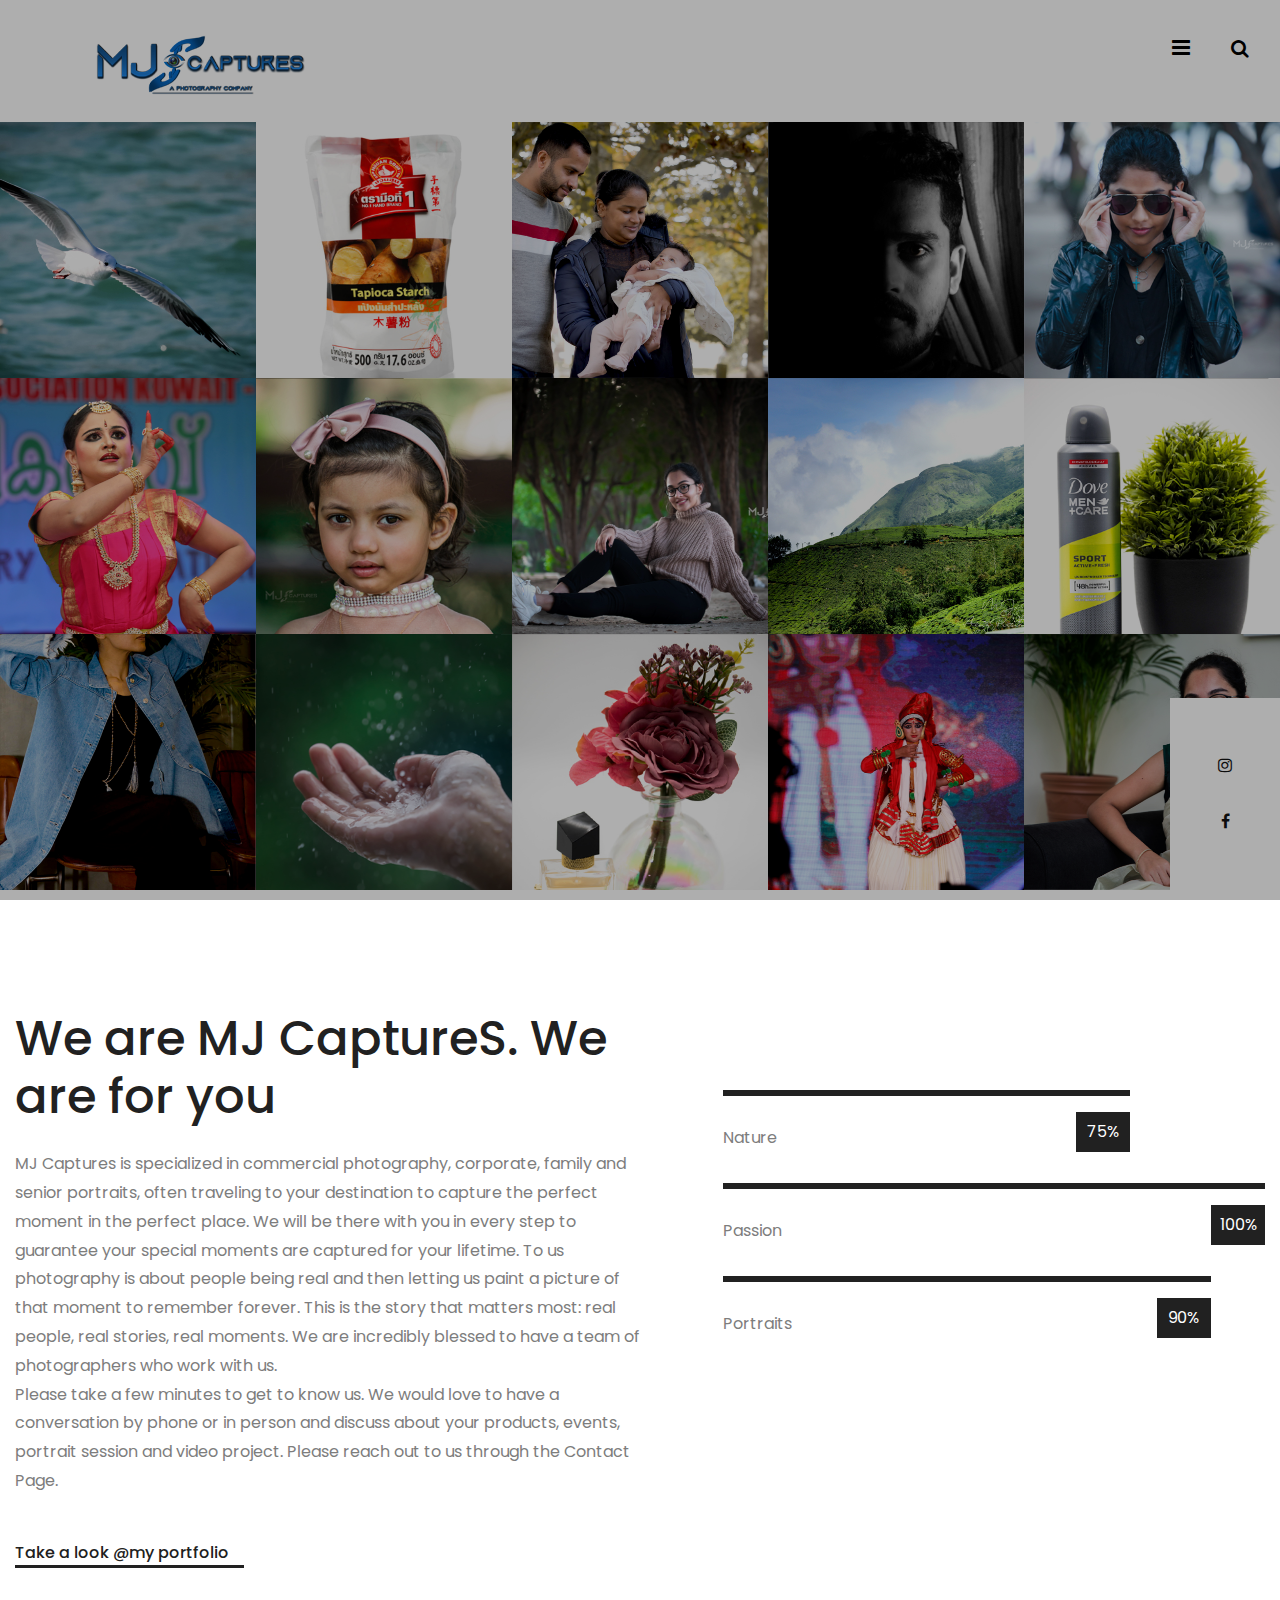
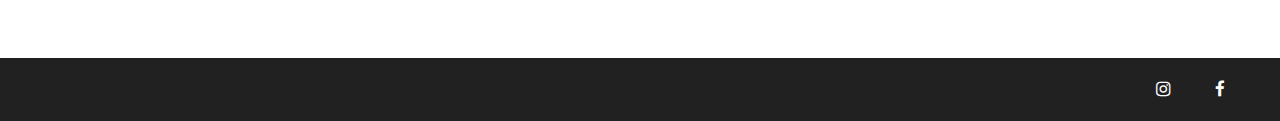
<file: index.html>
<!DOCTYPE html>
<html lang="zxx">
<head>
	<title>MJ Captures MJ</title>
	<meta charset="UTF-8">
	<meta name="description" content="Photographer html template">
	<meta name="keywords" content="photographer, html">
	<meta name="viewport" content="width=device-width, initial-scale=1.0">
	
	<!-- Favicon -->
	<link href="img/favicon.png" rel="shortcut icon"/>

	<!-- Google font -->
	<link href="https://fonts.googleapis.com/css?family=Poppins:300,300i,400,400i,500,500i,600,600i,700,700i&display=swap" rel="stylesheet">

	<!-- Stylesheets -->
	<link rel="stylesheet" href="css/bootstrap.min.css"/>
	<link rel="stylesheet" href="css/font-awesome.min.css"/>
	<link rel="stylesheet" href="css/magnific-popup.css"/>
	<link rel="stylesheet" href="css/slicknav.min.css"/>
	<link rel="stylesheet" href="css/owl.carousel.min.css"/>

	<!-- Main Stylesheets -->
	<link rel="stylesheet" href="css/style.css"/>


</head>
<body>
	<!-- Page Preloder -->
	<div id="preloder">
		<div class="loader"></div>
	</div>

	<!-- Header section  -->
	<header class="header-section">
		<a href="index.html" class="site-logo"><img src="img/logo.png" alt="logo"></a>
		<div class="header-controls">
			<button class="nav-switch-btn"><i class="fa fa-bars"></i></button>
			<button class="search-btn"><i class="fa fa-search"></i></button>
		</div>
		<ul class="main-menu">
			<li><a href="index.html">Home</a></li>
			<li><a href="about.html">About MJ </a></li>
			<li> <a href="portfolio-2.html">Portfolio</a></li>
			<li><a href="contact.html">Contact</a></li>
			<li class="search-mobile">
				<button class="search-btn"><i class="fa fa-search"></i></button>
			</li>
		</ul>
	</header>
	<div class="clearfix"></div>
	<!-- Header section end  -->

	<!-- Hero section  -->
	<div class="hero-section">
		<div class="hero-slider owl-carousel">
			<div class="hero-item portfolio-item set-bg" data-setbg="img/portfolio/1.jpg">
				<a href="Portfolio" class="hero-link">
					<h2>Take a look at my Portfolio</h2>
				</a>
			</div>
			<div class="hero-item portfolio-item set-bg" data-setbg="img/portfolio/2.jpg">
				<a href="portfolio.html" class="hero-link">
					<h2>Take a look at my Portfolio</h2>
				</a>
			</div>
			<div class="hero-item portfolio-item set-bg" data-setbg="img/portfolio/3.jpg">
				<a href="portfolio.html" class="hero-link">
					<h2>Take a look at my Portfolio</h2>
				</a>
			</div>
			<div class="hero-item portfolio-item set-bg" data-setbg="img/portfolio/4.jpg">
				<a href="portfolio.html" class="hero-link">
					<h2>Take a look at my Portfolio</h2>
				</a>
			</div>
			<div class="hero-item portfolio-item set-bg" data-setbg="img/portfolio/5.jpg">
				<a href="portfolio.html" class="hero-link">
					<h2>Take a look at my Portfolio</h2>
				</a>
			</div>
			<div class="hero-item portfolio-item set-bg" data-setbg="img/portfolio/6.jpg">
				<a href="portfolio.html" class="hero-link">
					<h2>Take a look at my Portfolio</h2>
				</a>
			</div>
			<div class="hero-item portfolio-item set-bg" data-setbg="img/portfolio/7.jpg">
				<a href="portfolio.html" class="hero-link">
					<h2>Take a look at my Portfolio</h2>
				</a>
			</div>
		</div>
		<div class="hero-slider owl-carousel">
			<div class="hero-item portfolio-item set-bg" data-setbg="img/portfolio/8.jpg">
				<a href="portfolio.html" class="hero-link">
					<h2>Take a look at my Portfolio</h2>
				</a>
			</div>
			<div class="hero-item portfolio-item set-bg" data-setbg="img/portfolio/9.jpg">
				<a href="portfolio.html" class="hero-link">
					<h2>Take a look at my Portfolio</h2>
				</a>
			</div>
			<div class="hero-item portfolio-item set-bg" data-setbg="img/portfolio/10.jpg">
				<a href="portfolio.html" class="hero-link">
					<h2>Take a look at my Portfolio</h2>
				</a></div>
			<div class="hero-item portfolio-item set-bg" data-setbg="img/portfolio/11.jpg">
				<a href="portfolio.html" class="hero-link">
					<h2>Take a look at my Portfolio</h2>
				</a>
			</div>
			<div class="hero-item portfolio-item set-bg" data-setbg="img/portfolio/12.jpg">
				<a href="portfolio.html" class="hero-link">
					<h2>Take a look at my Portfolio</h2>
				</a>
			</div>
			<div class="hero-item portfolio-item set-bg" data-setbg="img/portfolio/13.jpg">
				<a href="portfolio.html" class="hero-link">
					<h2>Take a look at my Portfolio</h2>
				</a>
			</div>
			<div class="hero-item portfolio-item set-bg" data-setbg="img/portfolio/14.jpg">
				<a href="portfolio.html" class="hero-link">
					<h2>Take a look at my Portfolio</h2>
				</a>
			</div>
		</div>
		<div class="hero-slider owl-carousel">
			<div class="hero-item portfolio-item set-bg" data-setbg="img/portfolio/15.jpg">
				<a href="portfolio.html" class="hero-link">
					<h2>Take a look at my Portfolio</h2>
				</a>
			</div>
			<div class="hero-item portfolio-item set-bg" data-setbg="img/portfolio/16.jpg">
				<a href="portfolio.html" class="hero-link">
					<h2>Take a look at my Portfolio</h2>
				</a>
			</div>
			<div class="hero-item portfolio-item set-bg" data-setbg="img/portfolio/17.jpg">
				<a href="portfolio.html" class="hero-link">
					<h2>Take a look at my Portfolio</h2>
				</a>
			</div>
			<div class="hero-item portfolio-item set-bg" data-setbg="img/portfolio/18.jpg">
				<a href="portfolio.html" class="hero-link">
					<h2>Take a look at my Portfolio</h2>
				</a>
			</div>
			<div class="hero-item portfolio-item set-bg" data-setbg="img/portfolio/19.jpg">
				<a href="portfolio.html" class="hero-link">
					<h2>Take a look at my Portfolio</h2>
				</a>
			</div>
			<div class="hero-item portfolio-item set-bg" data-setbg="img/portfolio/20.jpg">
				<a href="portfolio.html" class="hero-link">
					<h2>Take a look at my Portfolio</h2>
				</a>
			</div>
			<div class="hero-item portfolio-item set-bg" data-setbg="img/portfolio/21.jpg">
				<a href="portfolio.html" class="hero-link">
					<h2>Take a look at my Portfolio</h2>
				</a>
			</div>
		</div>
		<div class="hero-social-links">
			<a href="https://www.instagram.com/mjcapturesmj/"><i class="fa fa-instagram"></i></a>
			<a href="https://www.facebook.com/mjcapturesmj/?ref=pages_you_manage"><i class="fa fa-facebook"></i></a>
		</div>
	</div>
	<!-- Hero section end  -->
	
	<!-- Intro section   -->
	<section class="intro-section">
		<div class="intro-warp">
			<div class="container-fluid">
				<div class="row">
					<div class="col-xl-6 col-lg-7 p-0">
						<div class="intro-text">
							<h2>We are MJ CaptureS. We are for you</h2>
							<p>MJ Captures is specialized in commercial photography, corporate, family and senior portraits, often traveling to your destination to capture the perfect moment in the perfect place. We will be there with you in every step to guarantee your special moments are captured for your lifetime. To us photography is about people being real and then letting us paint a picture of that moment to remember forever. This is the story that matters most: real people, real stories, real moments. We are incredibly blessed to have a team of photographers who work with us. <br>Please take a few minutes to get to know us. We would love to have a conversation by phone or in person and discuss about your products, events, portrait session and video project. Please reach out to us through the Contact Page.</p>
							<a href="portfolio.html" class="sp-link">Take a look @my portfolio</a>
						</div>
					</div>
					<div class="col-xl-6 col-lg-5 p-0">
						<div class="skill-warp">
							<div class="single-progress-item">
								<div class="progress-bar-style" data-progress="75"></div>
								<p>Nature</p>
							</div>
							<div class="single-progress-item">
								<div class="progress-bar-style" data-progress="100"></div>
								<p>Passion</p>
							</div>
							<div class="single-progress-item">
								<div class="progress-bar-style" data-progress="90"></div>
								<p>Portraits</p>
							</div>
						</div>
					</div>
				</div>
			</div>
		</div>
	</section>
	<!-- Intro section end  -->
	
	<!-- Footer section   -->
	<footer class="footer-section">
		<div class="container-fluid">
			<div class="row">
				<div class="col-md-6 order-1 order-md-2">
					<div class="footer-social-links">
						<a href="https://www.instagram.com/mjcapturesmj" target="_blank"><i class="fa fa-instagram"></i></a>
						<a href="https://www.facebook.com/mjcapturesmj/?ref=pages_you_manage" target="_blank"><i class="fa fa-facebook"></i></a>

					</div>
				</div>
				<div class="col-md-6 order-2 order-md-1">
					
				</div>
			</div>
		</div>
	</footer>
	<!-- Footer section end  -->

	<!-- Search model -->
	<div class="search-model">
		<div class="h-100 d-flex align-items-center justify-content-center">
			<div class="search-close-switch">+</div>
			<form class="search-model-form">
				<input type="text" id="search-input" placeholder="Search here.....">
			</form>
		</div>
	</div>
	<!-- Search model end -->

	<!--====== Javascripts & Jquery ======-->
	<script src="js/jquery-3.2.1.min.js"></script>
	<script src="js/bootstrap.min.js"></script>
	<script src="js/jquery.slicknav.min.js"></script>
	<script src="js/owl.carousel.min.js"></script>
	<script src="js/jquery.magnific-popup.min.js"></script>
	<script src="js/circle-progress.min.js"></script>
	<script src="js/mixitup.min.js"></script>
	<script src="js/instafeed.min.js"></script>
	<script src="js/masonry.pkgd.min.js"></script>
	<script src="js/main.js"></script>

	</body>
</html>
</file>
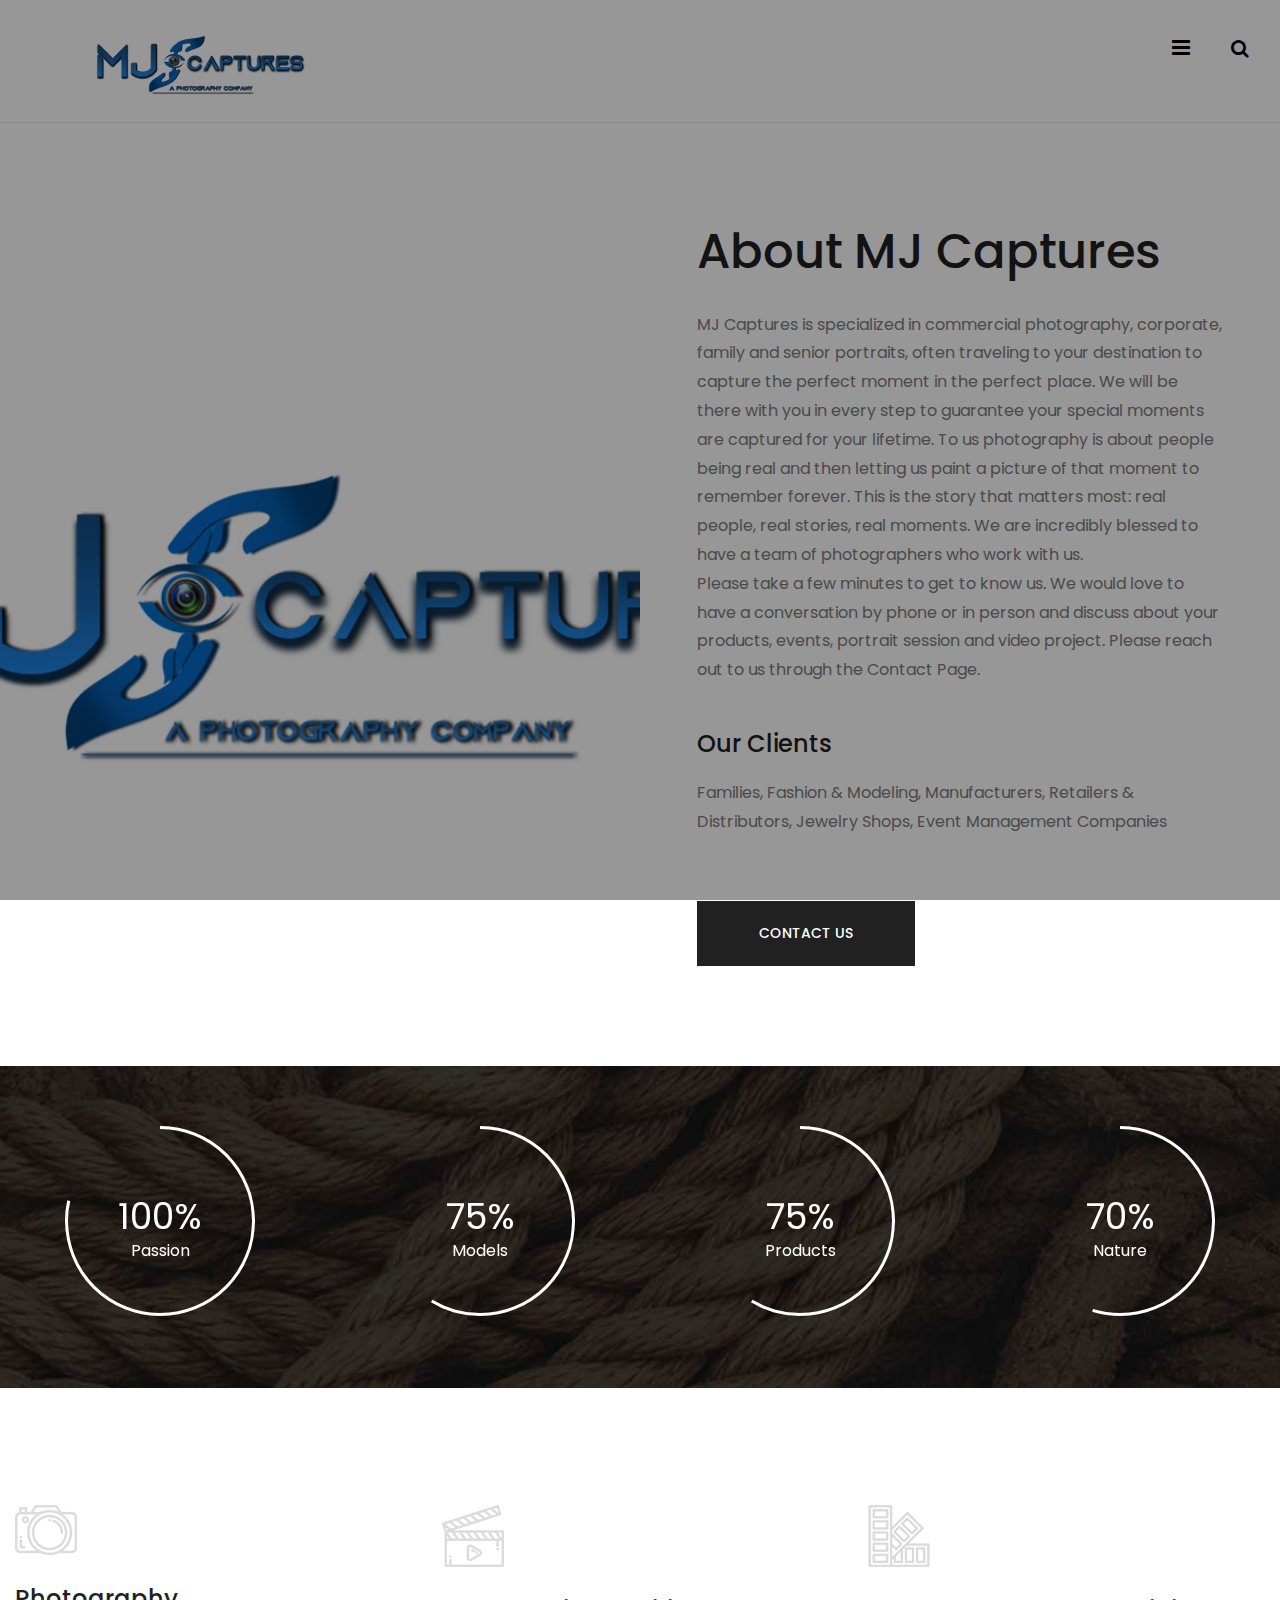
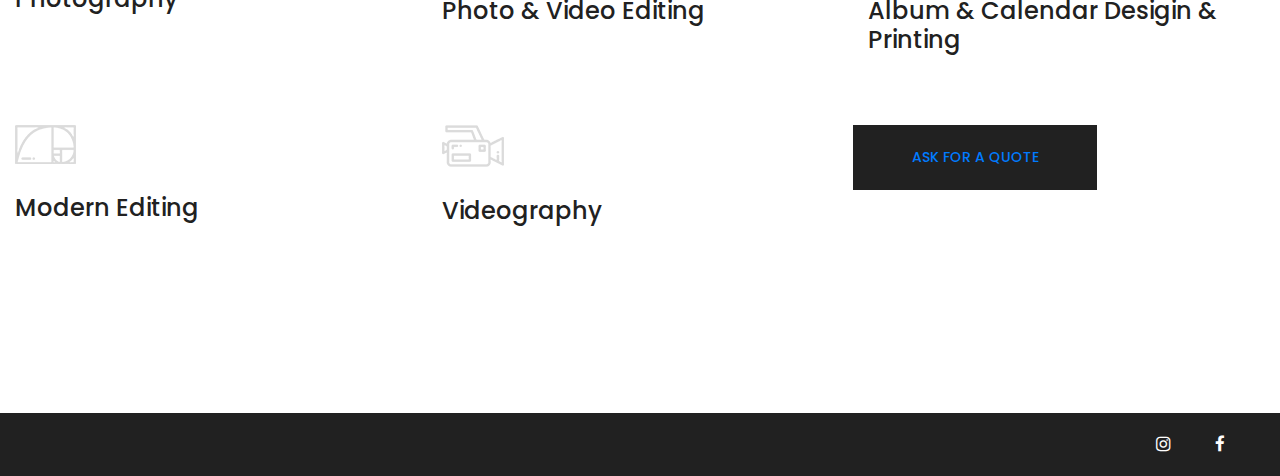
<file: about.html>
<!DOCTYPE html>
<html lang="zxx">
<head>
	<title>Photographer | HTML Template</title>
	<meta charset="UTF-8">
	<meta name="description" content="Photographer html template">
	<meta name="keywords" content="photographer, html">
	<meta name="viewport" content="width=device-width, initial-scale=1.0">
	
	<!-- Favicon -->
	<link href="img/favicon.png" rel="shortcut icon"/>

	<!-- Google font -->
	<link href="https://fonts.googleapis.com/css?family=Poppins:300,300i,400,400i,500,500i,600,600i,700,700i&display=swap" rel="stylesheet">

	<!-- Stylesheets -->
	<link rel="stylesheet" href="css/bootstrap.min.css"/>
	<link rel="stylesheet" href="css/font-awesome.min.css"/>
	<link rel="stylesheet" href="css/magnific-popup.css"/>
	<link rel="stylesheet" href="css/slicknav.min.css"/>
	<link rel="stylesheet" href="css/owl.carousel.min.css"/>

	<!-- Main Stylesheets -->
	<link rel="stylesheet" href="css/style.css"/>


	<!--[if lt IE 9]>
		<script src="https://oss.maxcdn.com/html5shiv/3.7.2/html5shiv.min.js"></script>
		<script src="https://oss.maxcdn.com/respond/1.4.2/respond.min.js"></script>
	<![endif]-->

</head>
<body>
	<!-- Page Preloder -->
	<div id="preloder">
		<div class="loader"></div>
	</div>

	<!-- Header section  -->
	<header class="header-section hs-bd">
		<a href="index.html" class="site-logo"><img src="img/logo.png" alt="logo"></a>
		<div class="header-controls">
			<button class="nav-switch-btn"><i class="fa fa-bars"></i></button>
			<button class="search-btn"><i class="fa fa-search"></i></button>
		</div>
		<ul class="main-menu">
			<li><a href="index.html">Home</a></li>
			<li><a href="about.html">About MJ </a></li>
			<li> <a href="portfolio-2.html">Portfolio</a></li>
			<li><a href="contact.html">Contact</a></li>
			<li class="search-mobile">
				<button class="search-btn"><i class="fa fa-search"></i></button>
			</li>
		</ul>
	</header>
	<div class="clearfix"></div>
	<!-- Header section end  -->

	<!-- About section  -->
	<section class="about-section">
		<div class="container-fluid">
			<div class="row">
				<div class="col-lg-6 p-0">
					<div class="about-bg set-bg" data-setbg="img/about.jpg"></div>
				</div>
				<div class="col-lg-6 p-0">
					<div class="about-text">
						<h2>About MJ Captures</h2>
						<p>MJ Captures is specialized in commercial photography, corporate, family and senior portraits, often traveling to your destination to capture the perfect moment in the perfect place. We will be there with you in every step to guarantee your special moments are captured for your lifetime. To us photography is about people being real and then letting us paint a picture of that moment to remember forever. This is the story that matters most: real people, real stories, real moments. We are incredibly blessed to have a team of photographers who work with us. <br>Please take a few minutes to get to know us. We would love to have a conversation by phone or in person and discuss about your products, events, portrait session and video project. Please reach out to us through the Contact Page.</p>
						<h4>Our Clients</h4>
						<p>Families, Fashion & Modeling, Manufacturers, Retailers & Distributors, Jewelry Shops, Event Management Companies</p>
						
						<a href="contact.html" class="site-btn">contact us</a>
					</div>
				</div>
			</div>
		</div>
	</section>
	<!-- About section end  -->
	
	<!-- Skills section  -->
	<div class="skill-section set-bg" data-setbg="img/skills-bg.jpg">
		<div class="container-fluid">
			<div class="row">
				<div class="col-lg-3 col-sm-6">
					<div class="circle-progress text-white" data-cptitle="Passion" data-cpid="id-1" data-cpvalue="100" data-cpcolor="#ffffff"></div>
				</div>
				<div class="col-lg-3 col-sm-6">
					<div class="circle-progress text-white" data-cptitle="Models" data-cpid="id-2" data-cpvalue="75" data-cpcolor="#ffffff"></div>
				</div>
				<div class="col-lg-3 col-sm-6">
					<div class="circle-progress text-white" data-cptitle="Products" data-cpid="id-3" data-cpvalue="75" data-cpcolor="#ffffff"></div>
				</div>
				<div class="col-lg-3 col-sm-6">
					<div class="circle-progress text-white" data-cptitle="Nature" data-cpid="id-4" data-cpvalue="70" data-cpcolor="#ffffff"></div>
				</div>
			</div>
		</div>
	</div>
	<!-- Skills section end  -->
	
	<!-- Services section  -->
	<section class="services-section">
		<div class="container-fluid">
			<div class="row">
				<div class="col-lg-4 col-md-6">
					<div class="services-item">
						<img src="img/icons/1.png" alt="">
						<h4>Photography</h4>
						</div>
				</div>
				<div class="col-lg-4 col-md-6">
					<div class="services-item">
						<img src="img/icons/2.png" alt="">
						<h4>Photo & Video Editing</h4>
						</div>
				</div>
				<div class="col-lg-4 col-md-6">
					<div class="services-item">
						<img src="img/icons/3.png" alt="">
						<h4>Album & Calendar Desigin & Printing</h4>
						</div>
				</div>
				<div class="col-lg-4 col-md-6">
					<div class="services-item">
						<img src="img/icons/4.png" alt="">
						<h4>Modern Editing</h4>
						</div>
				</div>
				<div class="col-lg-4 col-md-6">
					<div class="services-item">
						<img src="img/icons/5.png" alt="">
						<h4>Videography</h4>
						</div>
			</div>
			<div class="text-center">
				<div class="site-btn"><a href="contact.html">Ask for a Quote</a></div>
			</div>
		</div>
	</section>
	<!-- Services section end  -->

	
	
	
	<!-- Footer section   -->
	<footer class="footer-section">
		<div class="container-fluid">
			<div class="row">
				<div class="col-md-6 order-1 order-md-2">
					<div class="footer-social-links">
						<a href="https://www.instagram.com/mjcapturesmj" target="_blank"><i class="fa fa-instagram"></i></a>
						<a href="https://www.facebook.com/mjcapturesmj/?ref=pages_you_manage" target="_blank"><i class="fa fa-facebook"></i></a>
						
					</div>
				</div>
				<div class="col-md-6 order-2 order-md-1">
					
				</div>
			</div>
		</div>
	</footer>
	<!-- Footer section end  -->

	<!-- Search model -->
	<div class="search-model">
		<div class="h-100 d-flex align-items-center justify-content-center">
			<div class="search-close-switch">+</div>
			<form class="search-model-form">
				<input type="text" id="search-input" placeholder="Search here.....">
			</form>
		</div>
	</div>
	<!-- Search model end -->

	<!--====== Javascripts & Jquery ======-->
	<script src="js/jquery-3.2.1.min.js"></script>
	<script src="js/bootstrap.min.js"></script>
	<script src="js/jquery.slicknav.min.js"></script>
	<script src="js/owl.carousel.min.js"></script>
	<script src="js/jquery.magnific-popup.min.js"></script>
	<script src="js/circle-progress.min.js"></script>
	<script src="js/mixitup.min.js"></script>
	<script src="js/instafeed.min.js"></script>
	<script src="js/masonry.pkgd.min.js"></script>
	<script src="js/main.js"></script>

	</body>
</html>
</file>
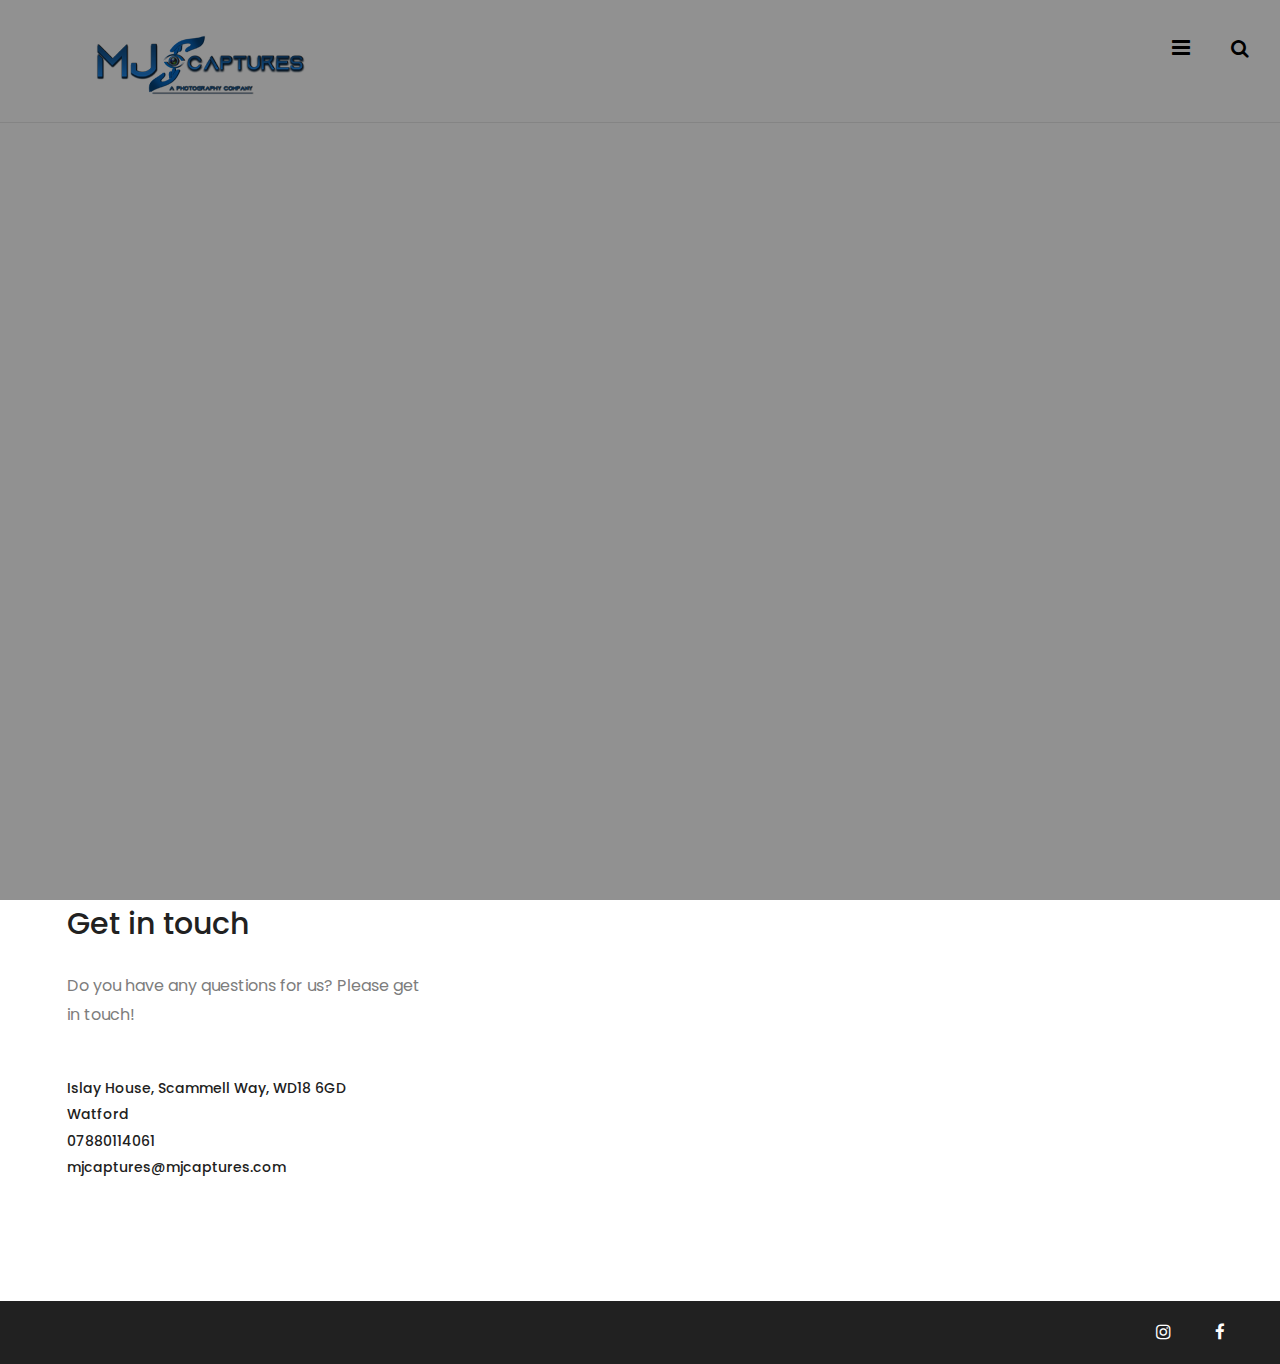
<file: contact.html>
<!DOCTYPE html>
<html lang="zxx">
<head>
	<title>Photographer | HTML Template</title>
	<meta charset="UTF-8">
	<meta name="description" content="Photographer html template">
	<meta name="keywords" content="photographer, html">
	<meta name="viewport" content="width=device-width, initial-scale=1.0">
	
	<!-- Favicon -->
	<link href="img/favicon.png" rel="shortcut icon"/>

	<!-- Google font -->
	<link href="https://fonts.googleapis.com/css?family=Poppins:300,300i,400,400i,500,500i,600,600i,700,700i&display=swap" rel="stylesheet">

	<!-- Stylesheets -->
	<link rel="stylesheet" href="css/bootstrap.min.css"/>
	<link rel="stylesheet" href="css/font-awesome.min.css"/>
	<link rel="stylesheet" href="css/magnific-popup.css"/>
	<link rel="stylesheet" href="css/slicknav.min.css"/>
	<link rel="stylesheet" href="css/owl.carousel.min.css"/>

	<!-- Main Stylesheets -->
	<link rel="stylesheet" href="css/style.css"/>


	<!--[if lt IE 9]>
		<script src="https://oss.maxcdn.com/html5shiv/3.7.2/html5shiv.min.js"></script>
		<script src="https://oss.maxcdn.com/respond/1.4.2/respond.min.js"></script>
	<![endif]-->

</head>
<body>
	<!-- Page Preloder -->
	<div id="preloder">
		<div class="loader"></div>
	</div>

	<!-- Header section  -->
	<header class="header-section hs-bd">
		<a href="index.html" class="site-logo"><img src="img/logo.png" alt="logo"></a>
		<div class="header-controls">
			<button class="nav-switch-btn"><i class="fa fa-bars"></i></button>
			<button class="search-btn"><i class="fa fa-search"></i></button>
		</div>
		<ul class="main-menu">
			<li><a href="index.html">Home</a></li>
			<li><a href="about.html">About MJ </a></li>
			<li> <a href="portfolio-2.html">Portfolio</a></li>
			<li><a href="contact.html">Contact</a></li>
			<li class="search-mobile">
				<button class="search-btn"><i class="fa fa-search"></i></button>
			</li>
		</ul>
	</header>
	<div class="clearfix"></div>
	<!-- Header section end  -->

	<!-- Google Map -->
	<div class="map">
		<iframe src="https://www.google.com/maps/embed?pb=!1m18!1m12!1m3!1d1648.5707228748017!2d-0.41625747762403187!3d51.64717678976636!2m3!1f0!2f0!3f0!3m2!1i1024!2i768!4f13.1!3m3!1m2!1s0x0%3A0x1566983ad4c56b27!2sMJ%20Captures!5e1!3m2!1sen!2suk!4v1635266100521!5m2!1sen!2suk" width="600" height="450" style="border:0;" allowfullscreen="" loading="lazy"></iframe>
	</div>
	<!-- Google Map end -->

	<!-- Contact section  -->
	<section class="contact-section">
		<div class="container">
			<div class="row">
				<div class="col-lg-4">
					<div class="contact-text">
						<h3>Get in touch</h3>
						<p>Do you have any questions for us? Please get in touch!</p>
						<ul>
							<li>Islay House, Scammell Way, WD18 6GD <br>Watford</li>
							<li>07880114061</li>
							<li>mjcaptures@mjcaptures.com</li>
						</ul>
					</div>
				</div>
				
			</div>
		</div>
	</section>
	<!-- Contact section end  -->

		
	<!-- Footer section   -->
	<footer class="footer-section">
		<div class="container-fluid">
			<div class="row">
				<div class="col-md-6 order-1 order-md-2">
					<div class="footer-social-links">
						<a href="https://www.instagram.com/mjcapturesmj" target="_blank"><i class="fa fa-instagram"></i></a>
						<a href="https://www.facebook.com/mjcapturesmj/?ref=pages_you_manage" target="_blank"><i class="fa fa-facebook"></i></a>
					</div>
				</div>
				<div class="col-md-6 order-2 order-md-1">
						
				</div>
			</div>
		</div>
	</footer>
	<!-- Footer section end  -->

	<!-- Search model -->
	<div class="search-model">
		<div class="h-100 d-flex align-items-center justify-content-center">
			<div class="search-close-switch">+</div>
			<form class="search-model-form">
				<input type="text" id="search-input" placeholder="Search here.....">
			</form>
		</div>
	</div>
	<!-- Search model end -->

	<!--====== Javascripts & Jquery ======-->
	<script src="js/jquery-3.2.1.min.js"></script>
	<script src="js/bootstrap.min.js"></script>
	<script src="js/jquery.slicknav.min.js"></script>
	<script src="js/owl.carousel.min.js"></script>
	<script src="js/jquery.magnific-popup.min.js"></script>
	<script src="js/circle-progress.min.js"></script>
	<script src="js/mixitup.min.js"></script>
	<script src="js/instafeed.min.js"></script>
	<script src="js/masonry.pkgd.min.js"></script>
	<script src="js/main.js"></script>

	</body>
</html>
</file>
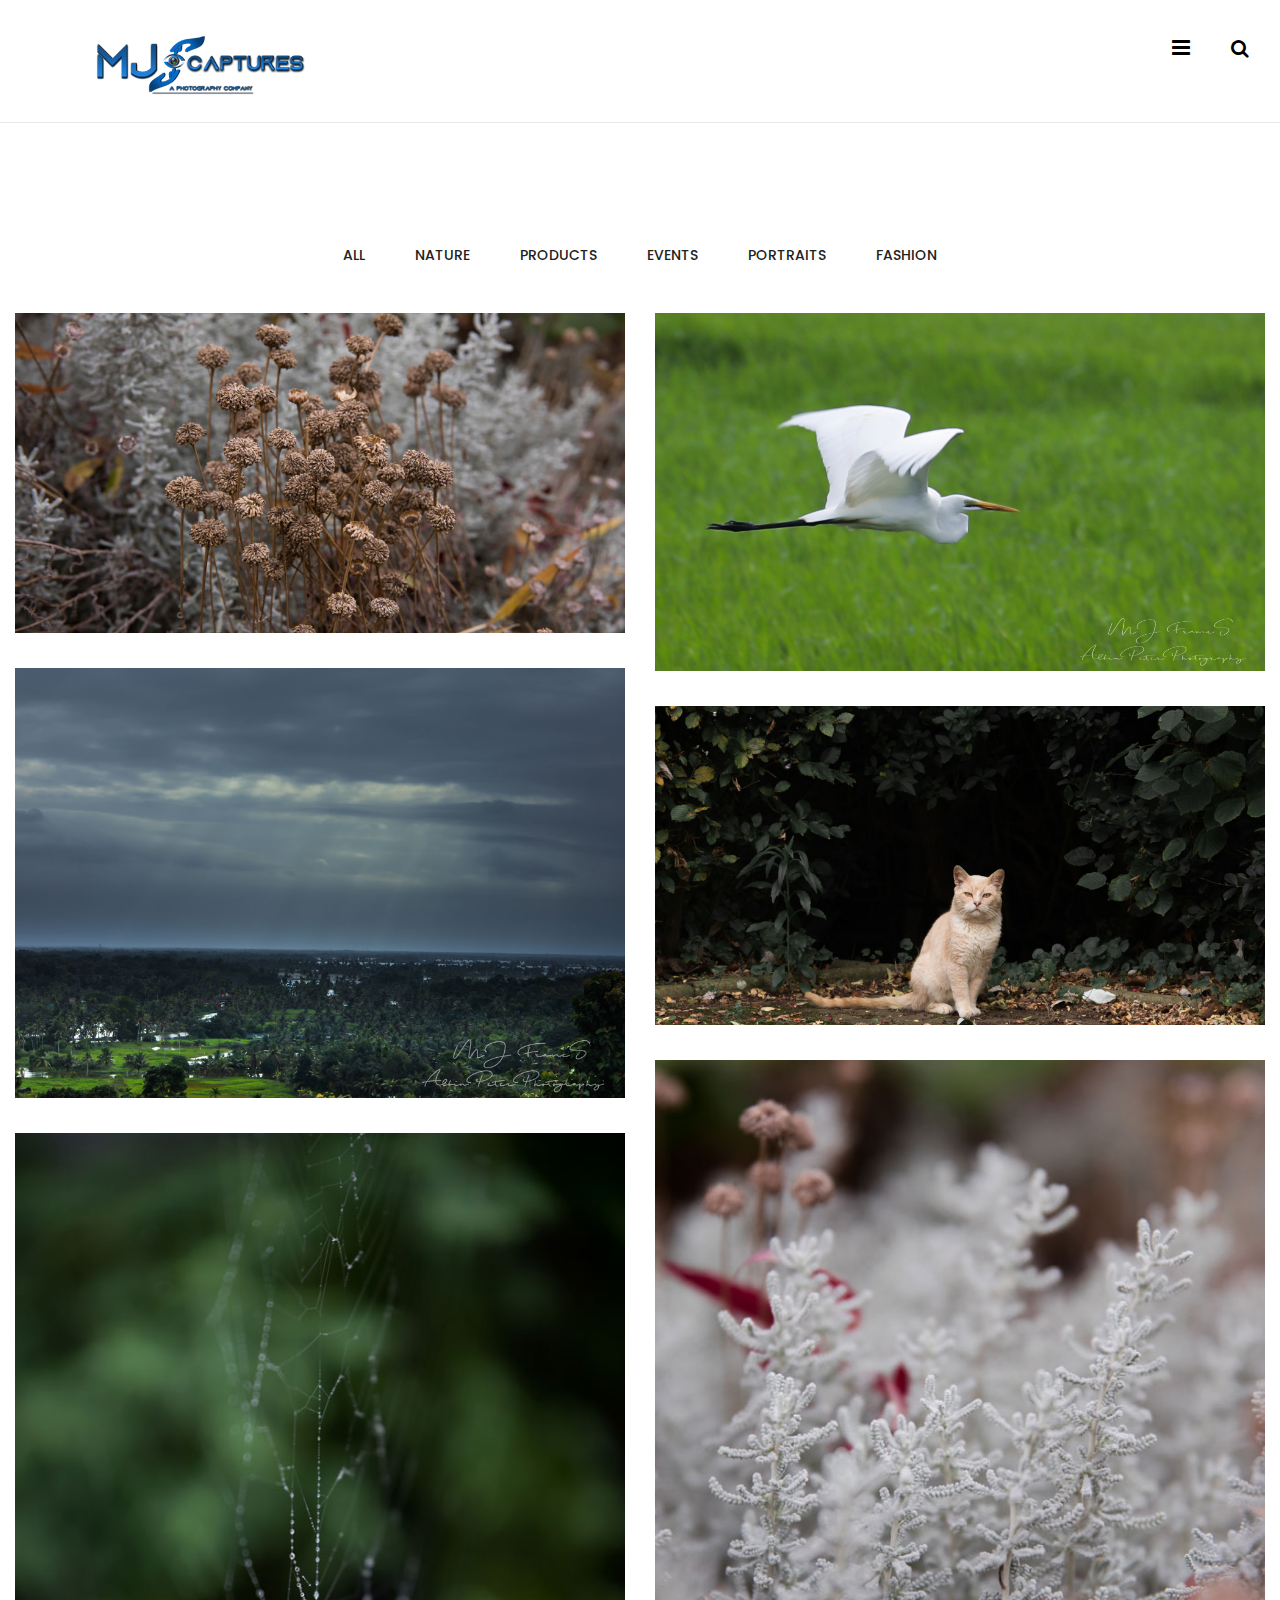
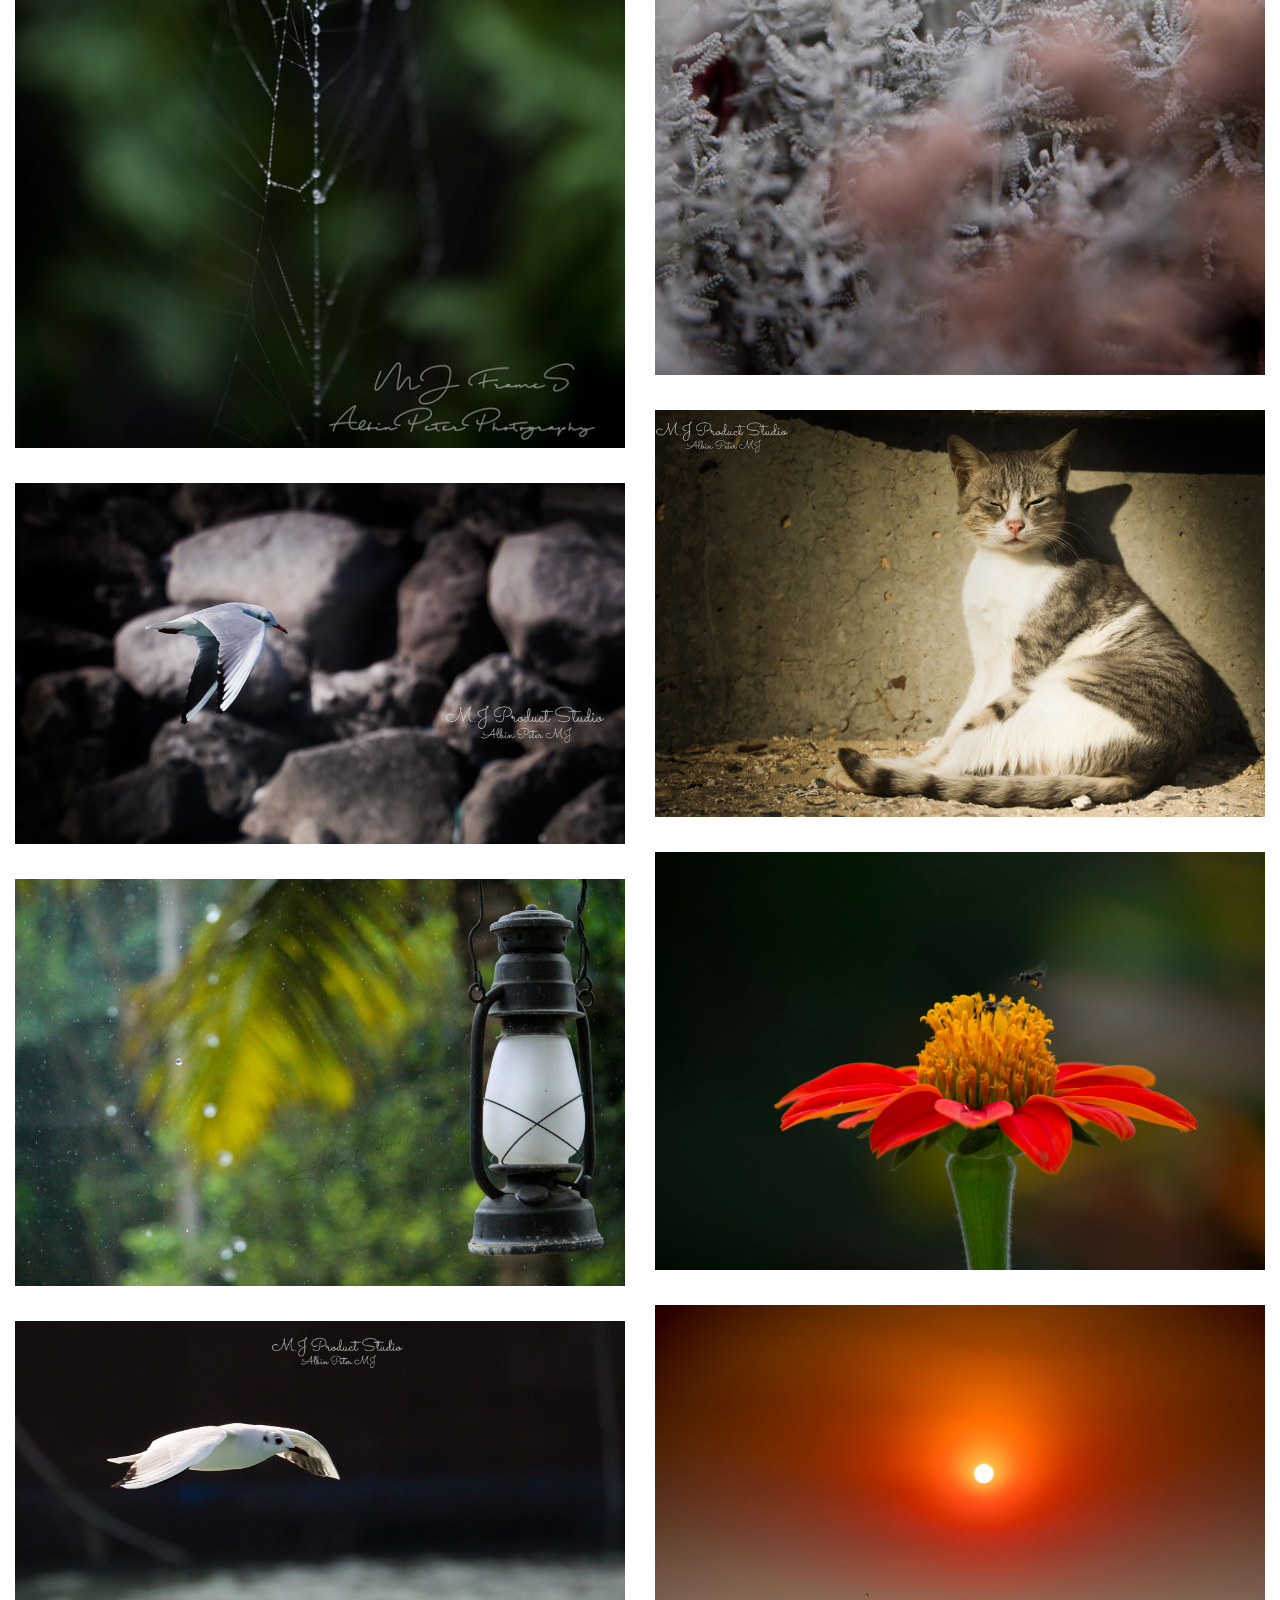
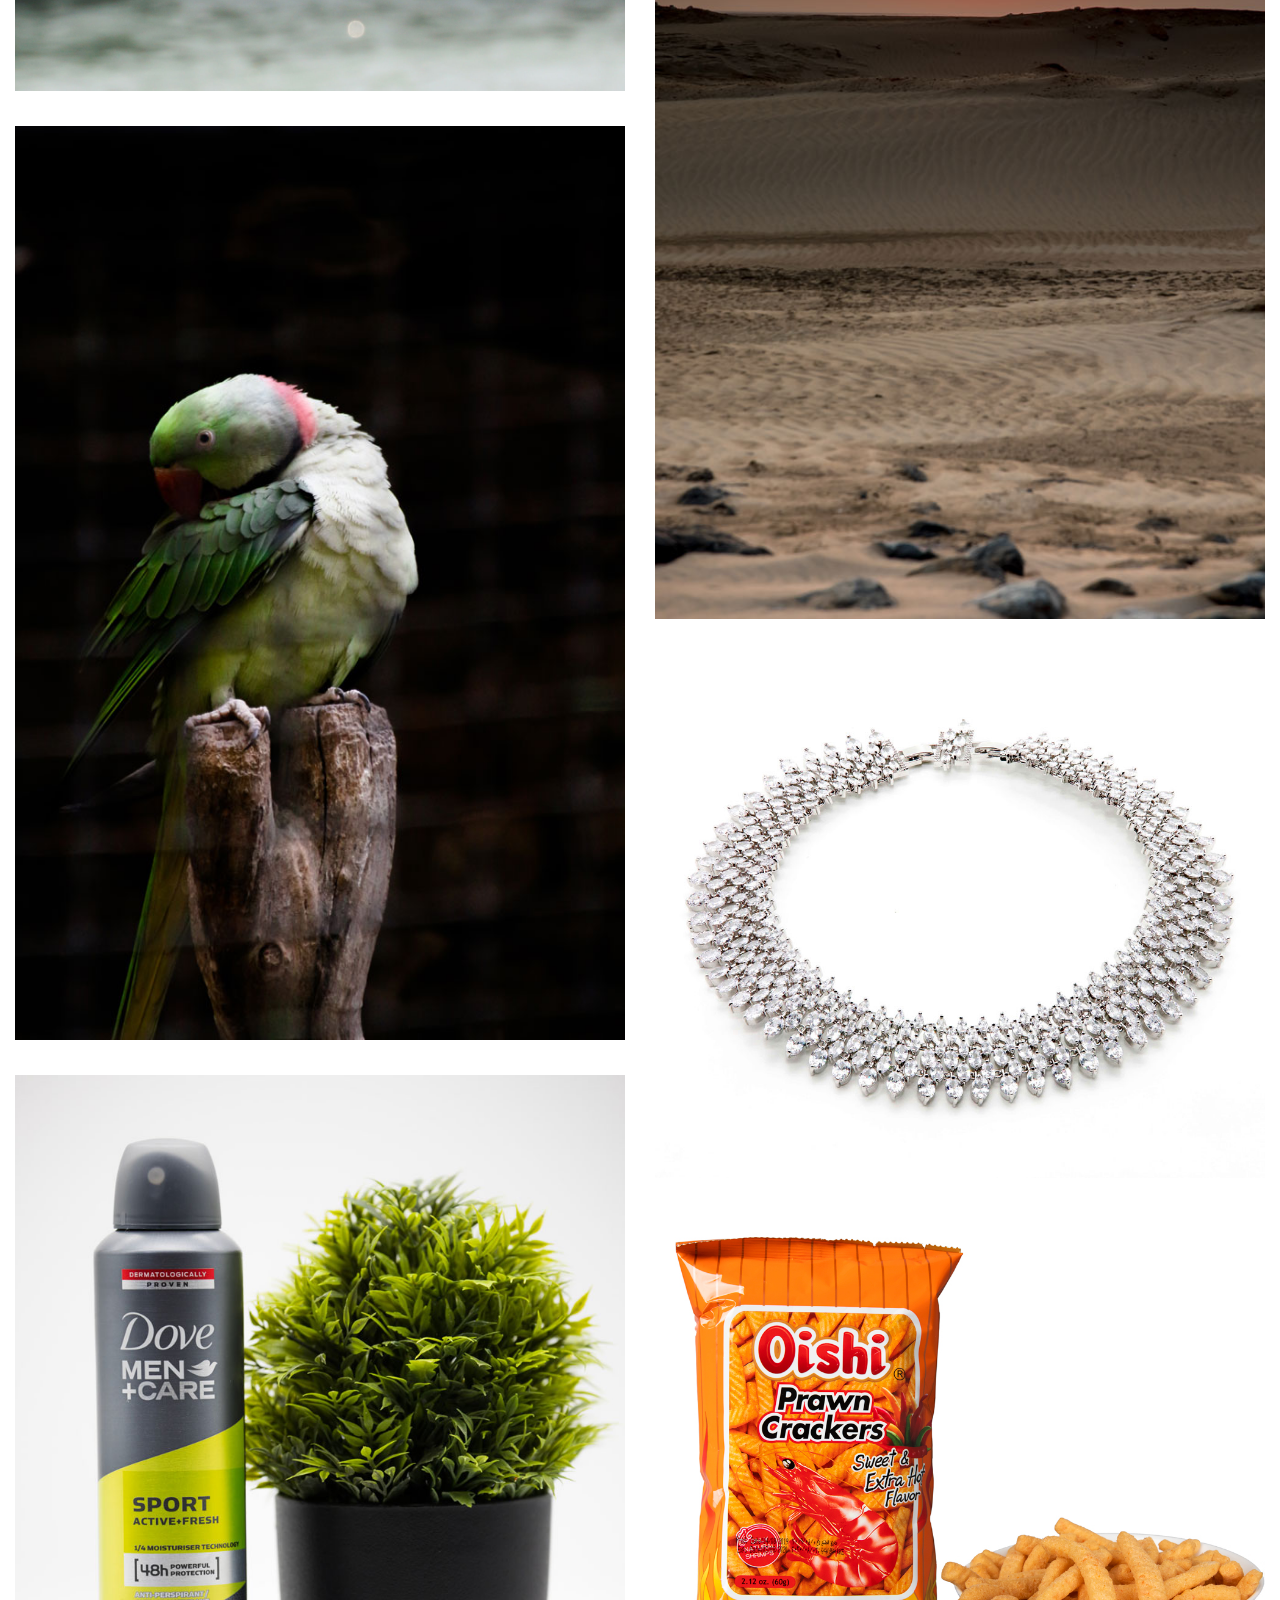
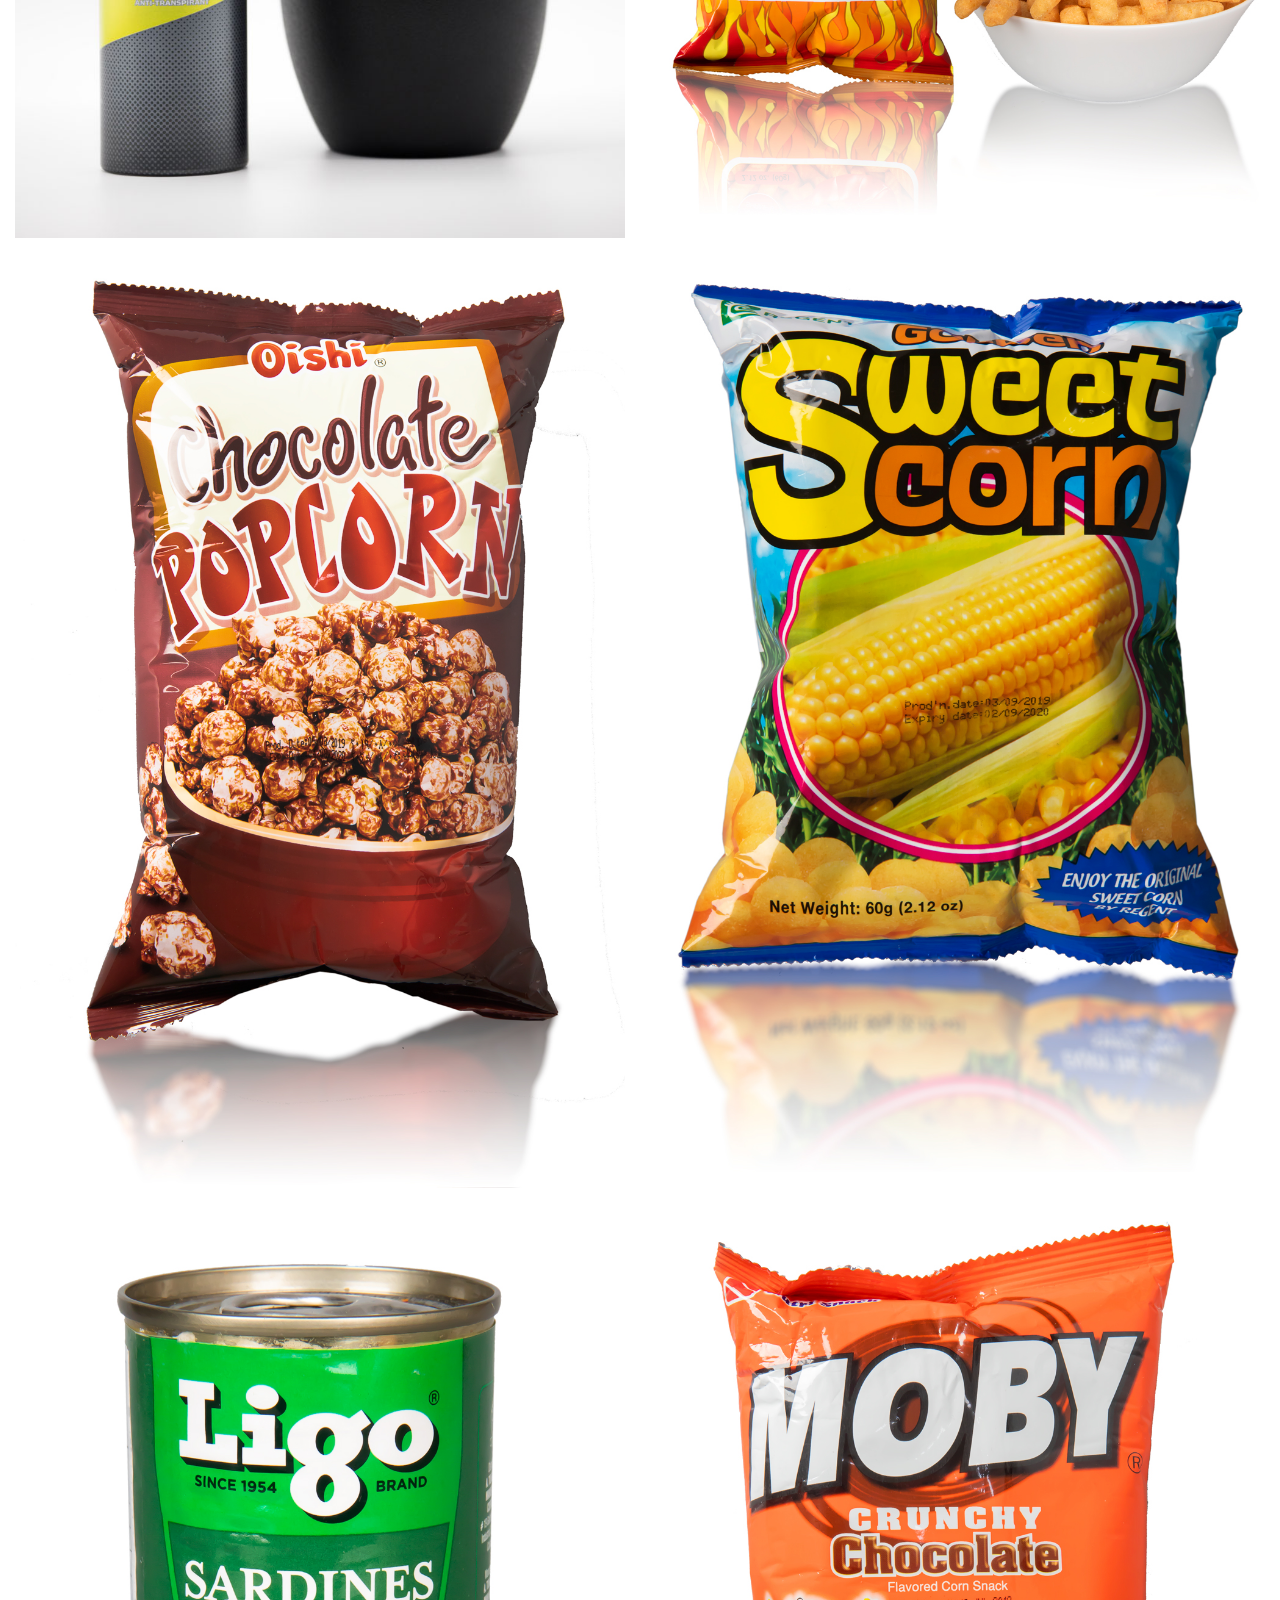
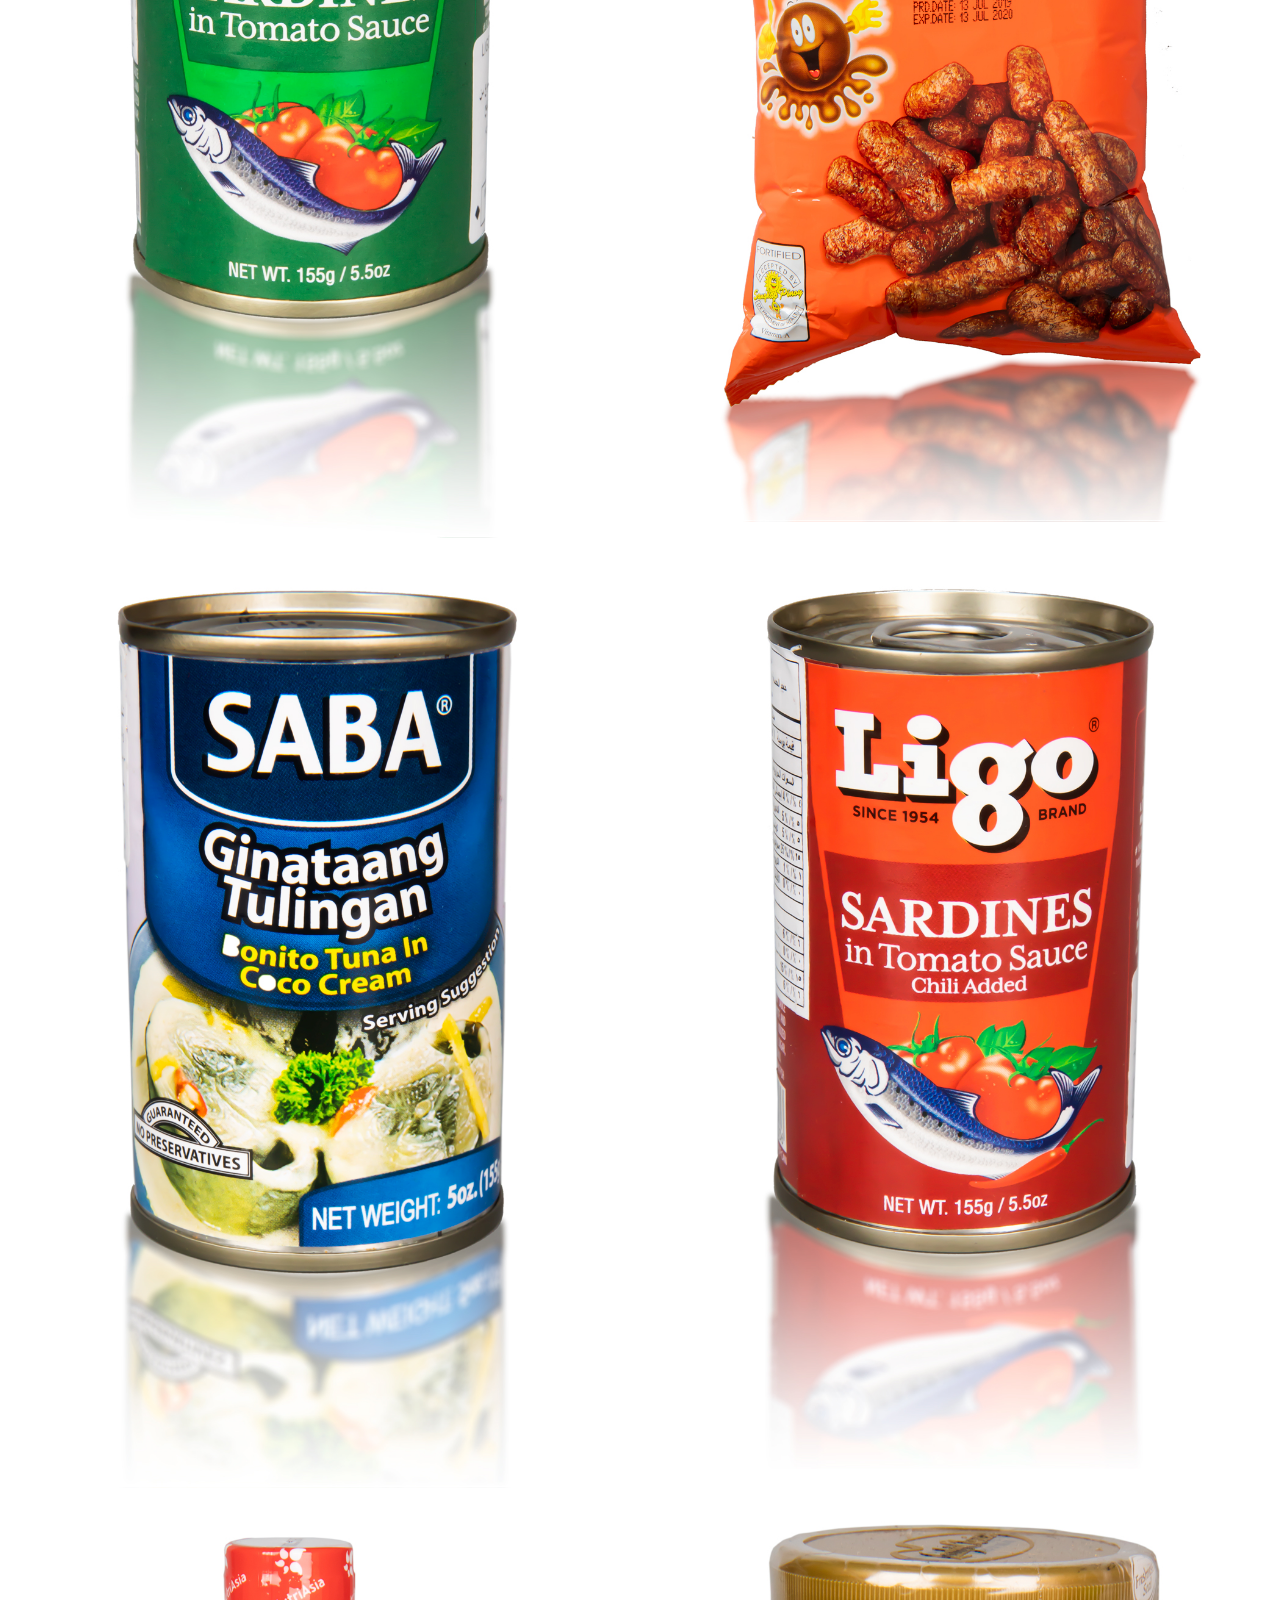
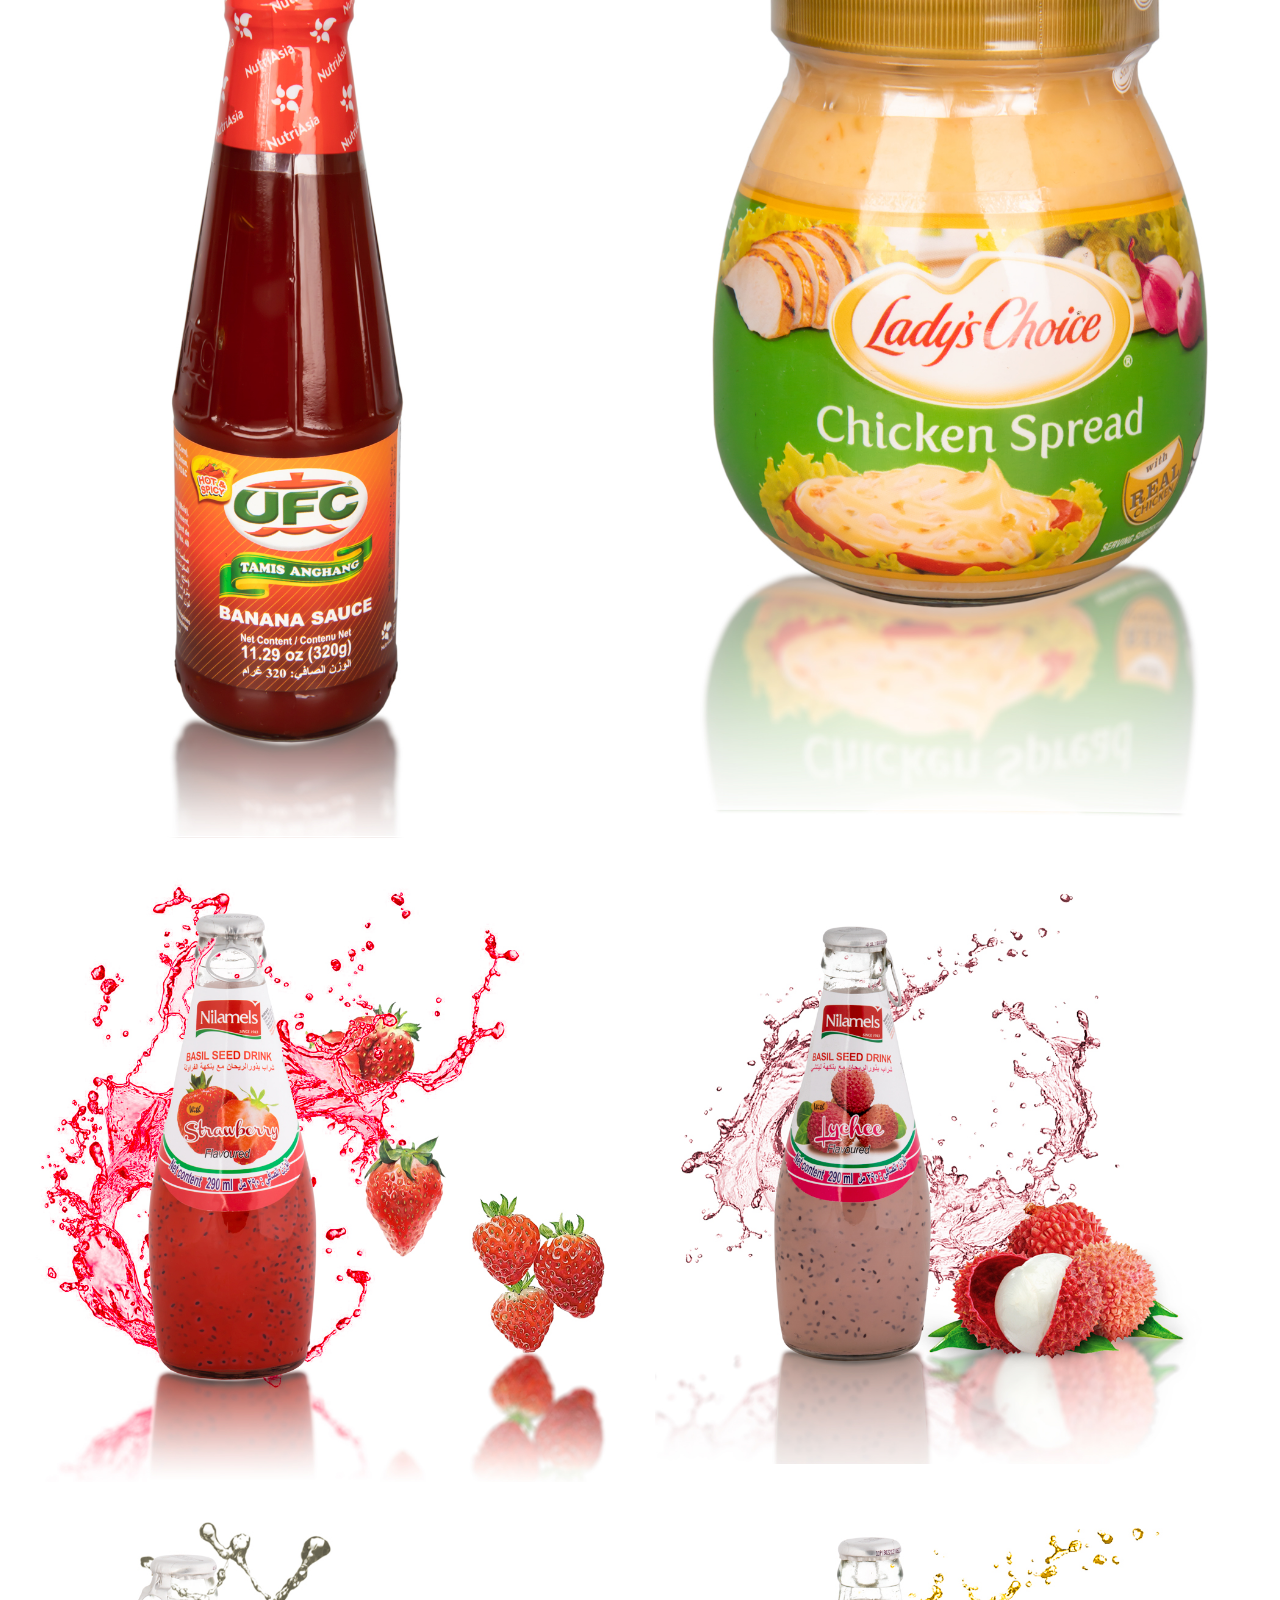
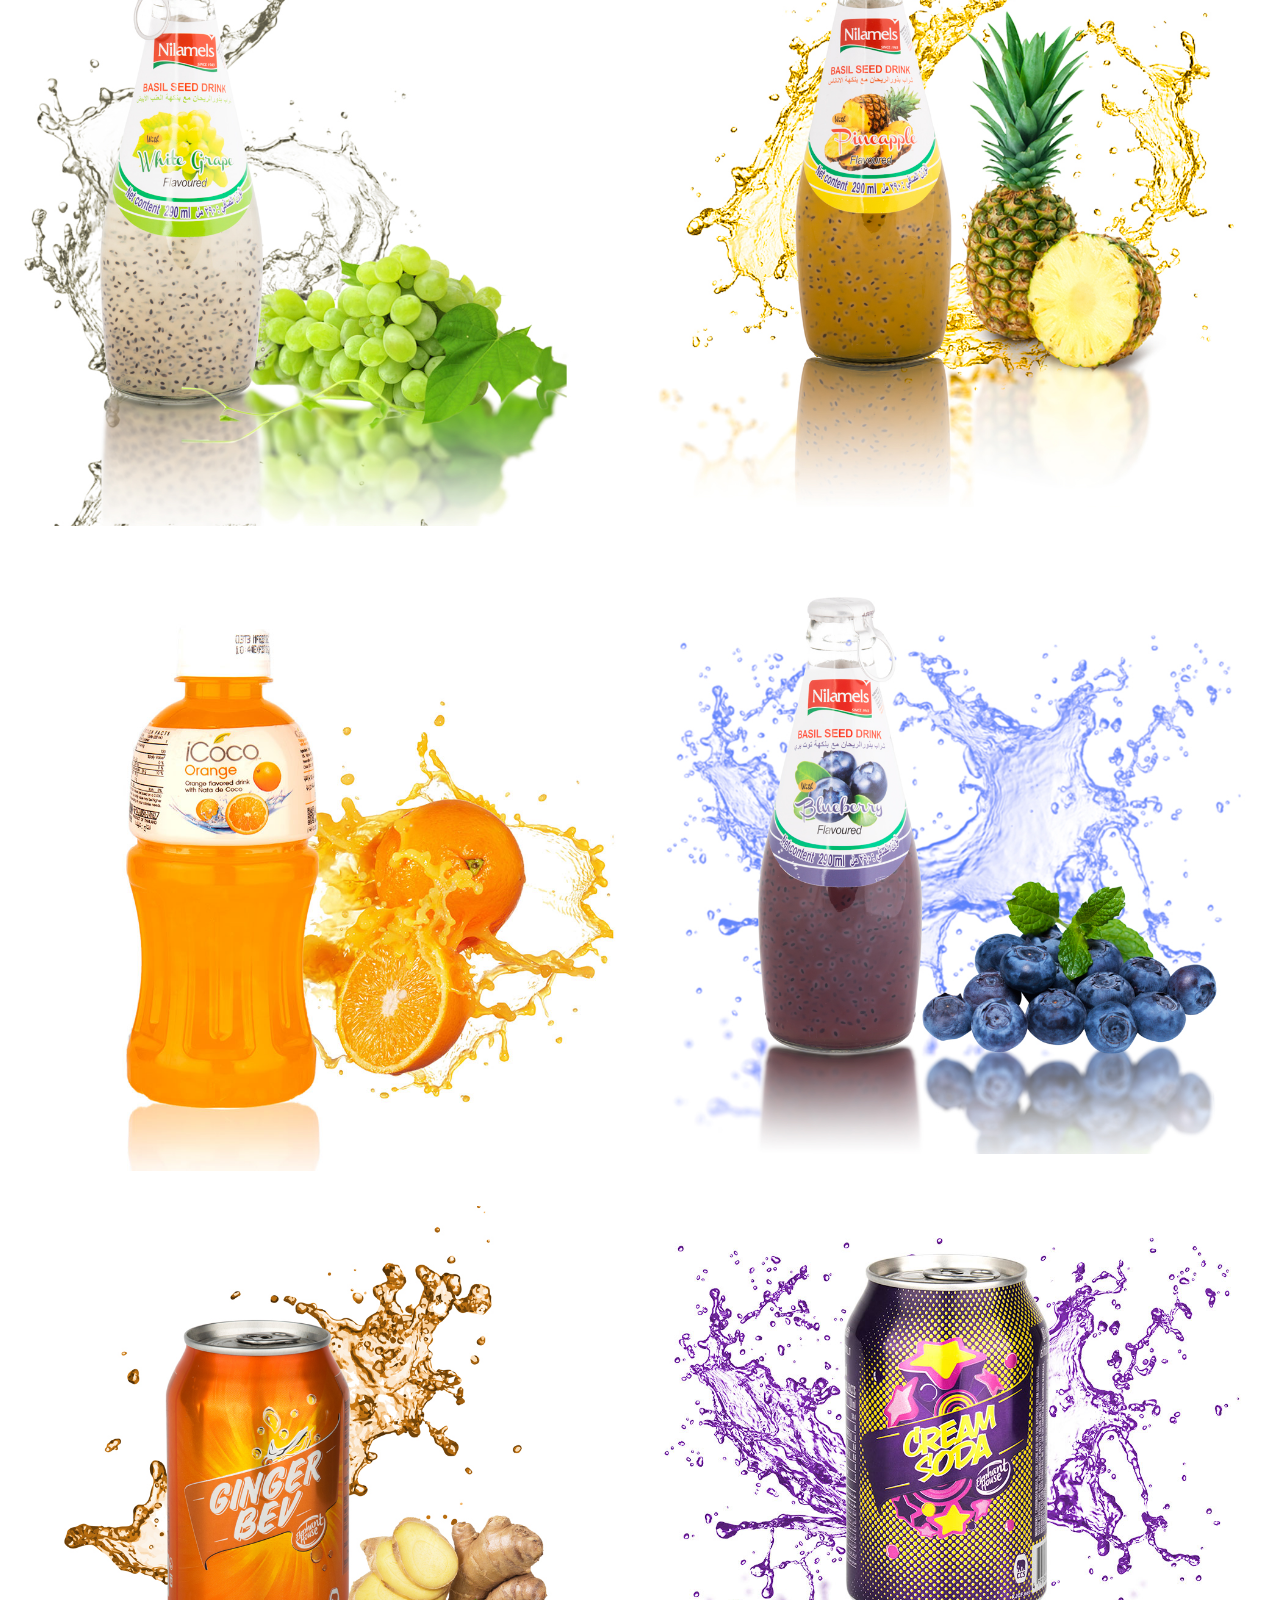
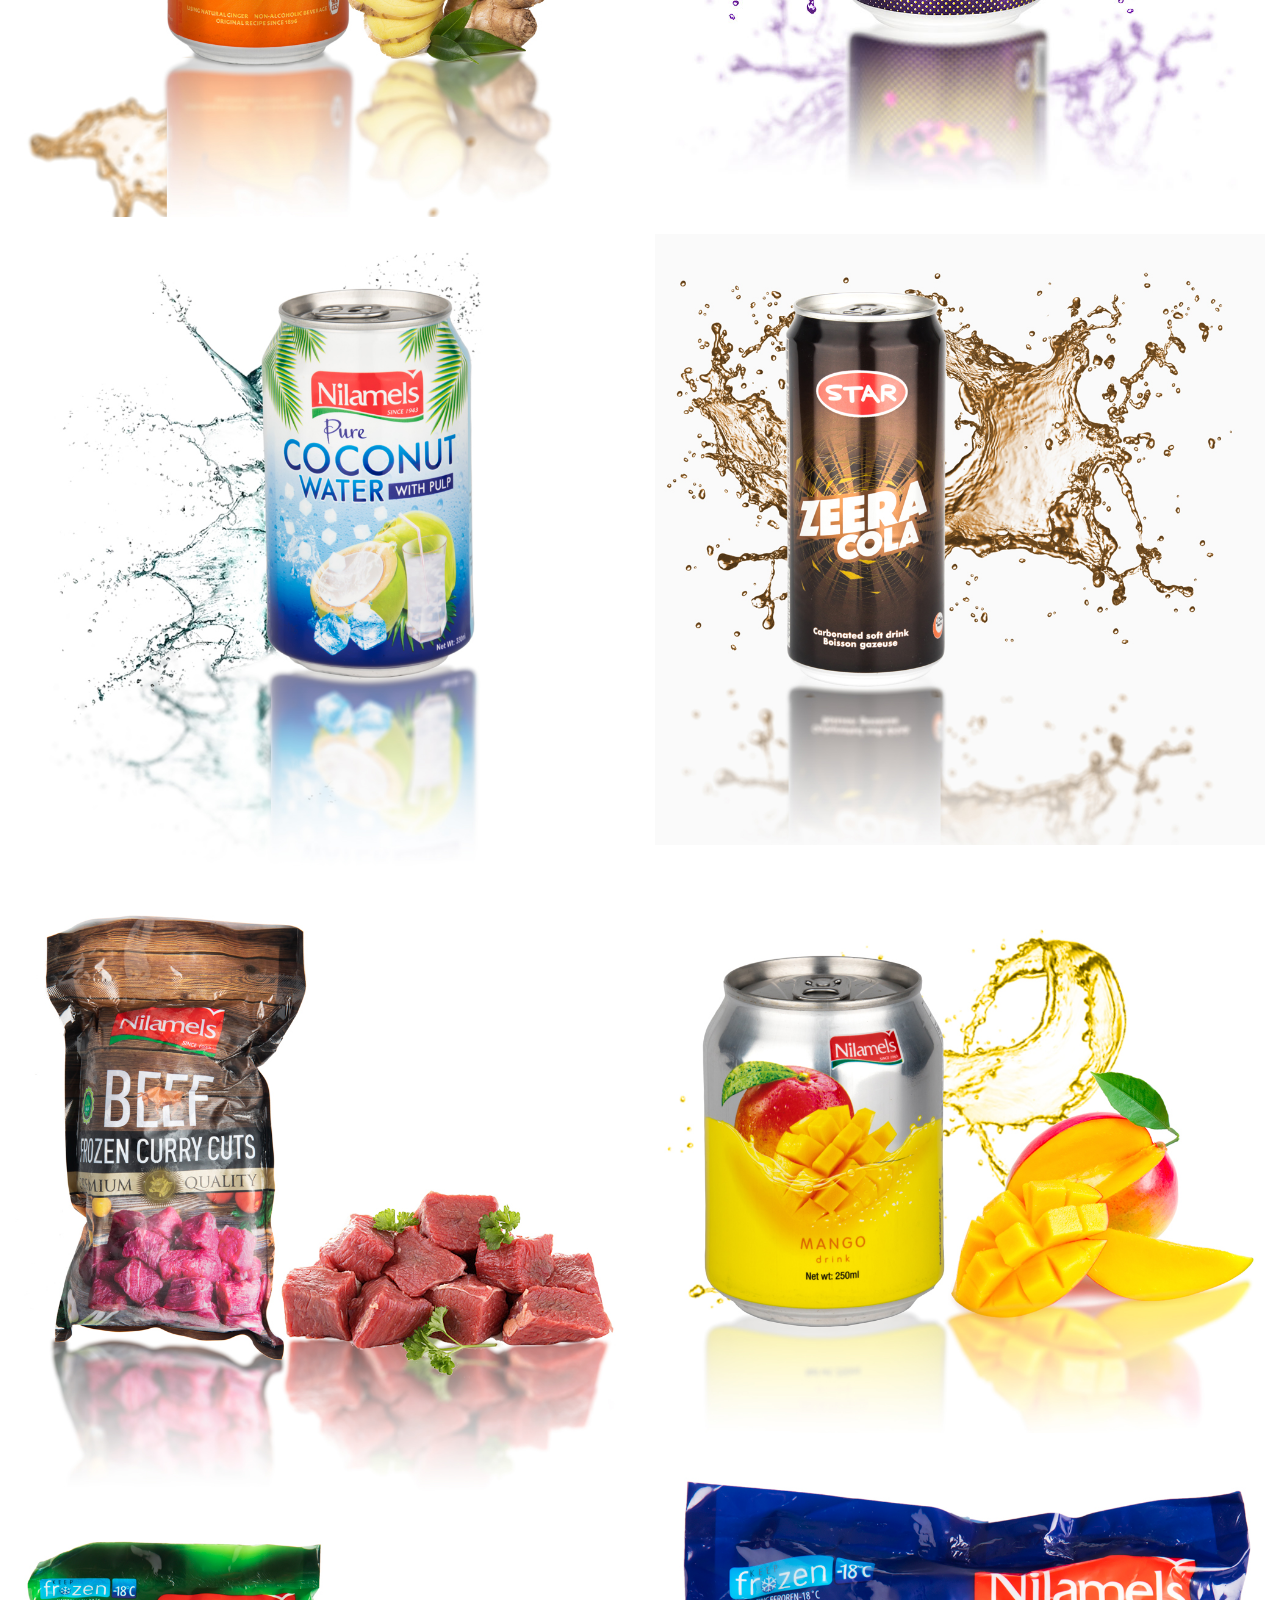
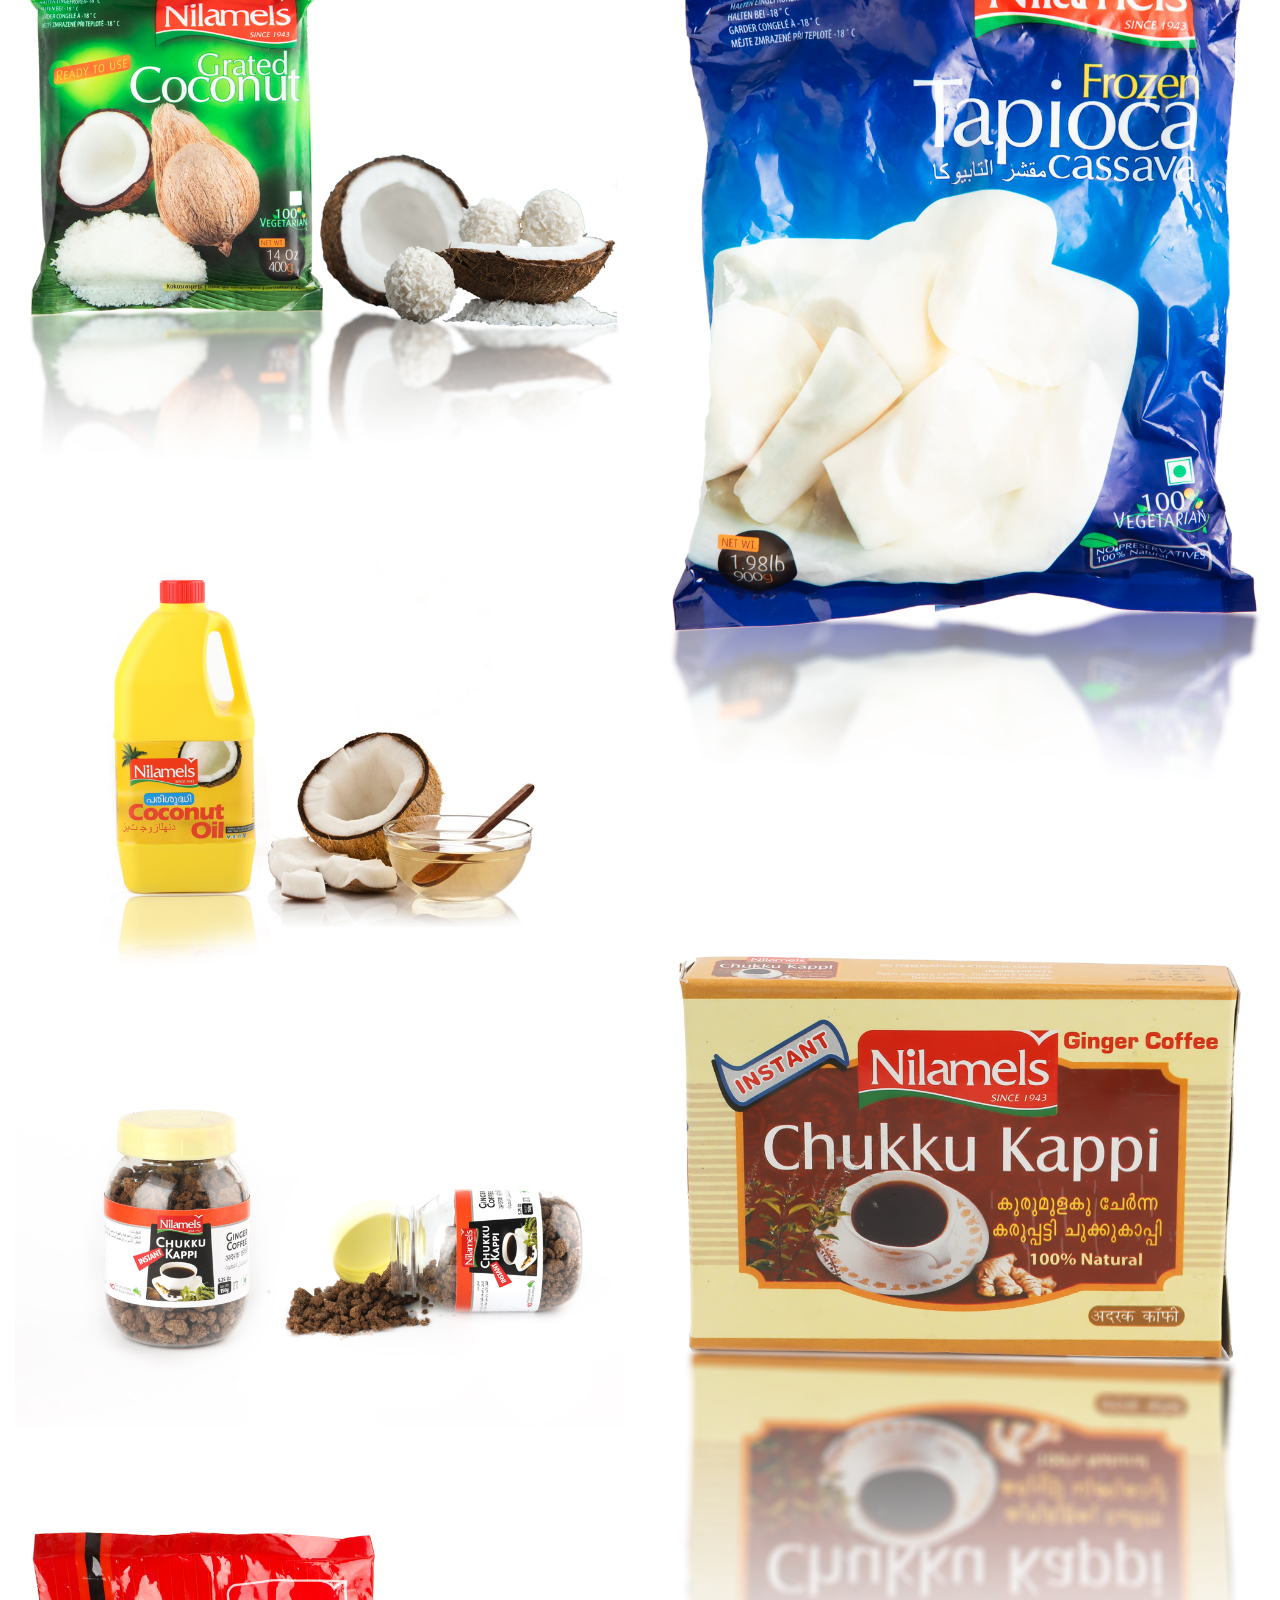
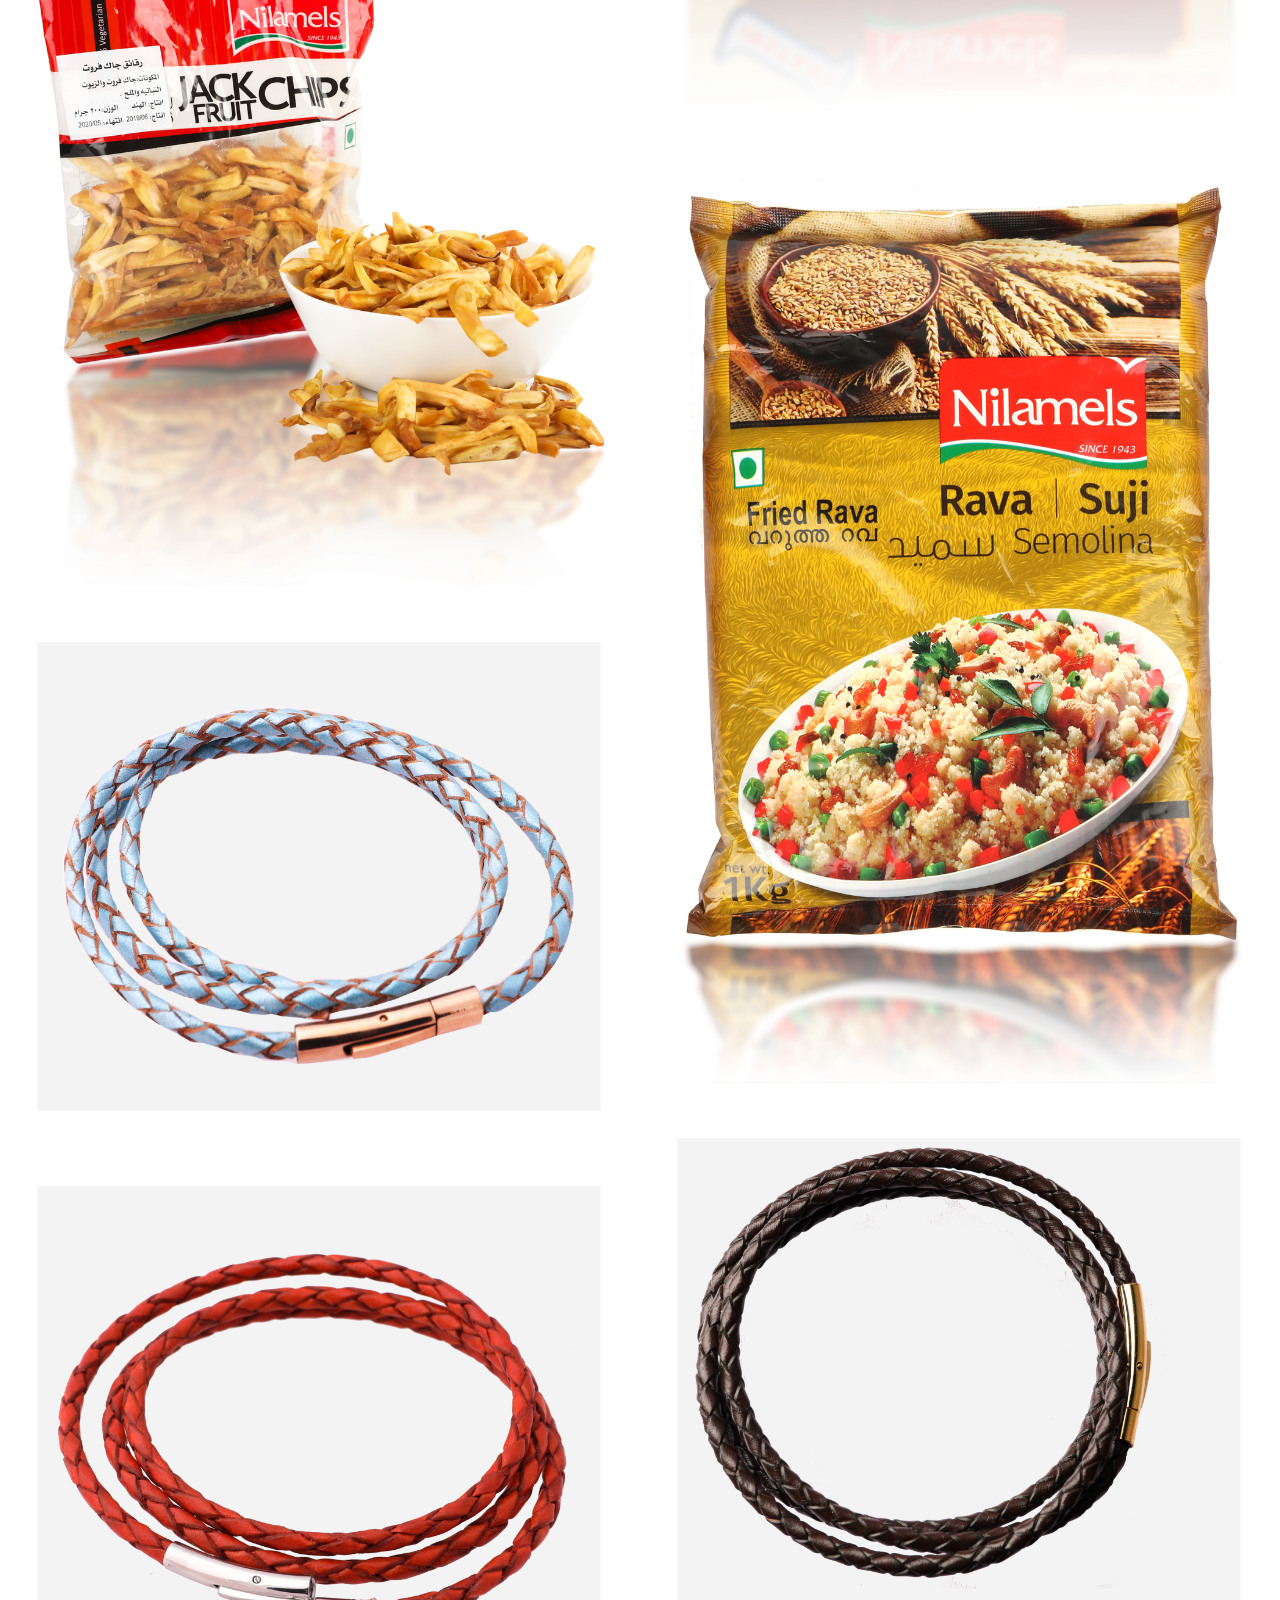
<file: portfolio-2.html>
<!DOCTYPE html>
<html lang="zxx">
<head>
	<title>Photographer | HTML Template</title>
	<meta charset="UTF-8">
	<meta name="description" content="Photographer html template">
	<meta name="keywords" content="photographer, html">
	<meta name="viewport" content="width=device-width, initial-scale=1.0">
	
	<!-- Favicon -->
	<link href="img/favicon.png" rel="shortcut icon"/>

	<!-- Google font -->
	<link href="https://fonts.googleapis.com/css?family=Poppins:300,300i,400,400i,500,500i,600,600i,700,700i&display=swap" rel="stylesheet">

	<!-- Stylesheets -->
	<link rel="stylesheet" href="css/bootstrap.min.css"/>
	<link rel="stylesheet" href="css/font-awesome.min.css"/>
	<link rel="stylesheet" href="css/magnific-popup.css"/>
	<link rel="stylesheet" href="css/slicknav.min.css"/>
	<link rel="stylesheet" href="css/owl.carousel.min.css"/>

	<!-- Main Stylesheets -->
	<link rel="stylesheet" href="css/style.css"/>


	<!--[if lt IE 9]>
		<script src="https://oss.maxcdn.com/html5shiv/3.7.2/html5shiv.min.js"></script>
		<script src="https://oss.maxcdn.com/respond/1.4.2/respond.min.js"></script>
	<![endif]-->

</head>
<body>
	<!-- Page Preloder -->
	<div id="preloder">
		<div class="loader"></div>
	</div>

	<!-- Header section  -->
	<header class="header-section hs-bd">
		<a href="index.html" class="site-logo"><img src="img/logo.png" alt="logo"></a>
		<div class="header-controls">
			<button class="nav-switch-btn"><i class="fa fa-bars"></i></button>
			<button class="search-btn"><i class="fa fa-search"></i></button>
		</div>
		<ul class="main-menu">
			<li><a href="index.html">Home</a></li>
			<li><a href="about.html">About MJ </a></li>
			<li> <a href="portfolio-2.html">Portfolio</a></li>
			<li><a href="contact.html">Contact</a></li>
			<li class="search-mobile">
				<button class="search-btn"><i class="fa fa-search"></i></button>
			</li>
		</ul>
	</header>
	<div class="clearfix"></div>
	<!-- Header section end  -->

	<!-- Portfolio section  -->
	<div class="portfolio-3-section">
		<ul class="portfolio-filter controls text-center">
			<li class="control" data-filter="all">All</li>
			<li class="control" data-filter=".nature">Nature</li>
			<li class="control" data-filter=".studio">Products</li>
			<li class="control" data-filter=".weddings">Events</li>
			<li class="control" data-filter=".lifestyle">Portraits</li>
			<li class="control" data-filter=".fashion">Fashion</li>
		</ul> 
		<div class="portfolio-grid portfolio-gallery nature">
			<div class="grid-sizer"></div>
			<div class="mix grid-item grid-width-1">
				<div class="grid-portfolio">
					<img src="img/portfolio-2/1.jpg" alt="">
				</div>
			</div>
			<div class="mix grid-item grid-width-1 nature">
				<div class="grid-portfolio">
					<img src="img/portfolio-2/6.jpg" alt="">
				</div>
			</div>
			<div class="mix grid-item grid-width-1 nature">
				<div class="grid-portfolio">
					<img src="img/portfolio-2/7.jpg" alt="">
				</div>
			</div>
			<div class="mix grid-item grid-width-1 nature">
				<div class="grid-portfolio">
					<img src="img/portfolio-2/8.jpg" alt="">
				</div>
			</div>
			<div class="mix grid-item grid-width-1 nature">
				<div class="grid-portfolio">
					<img src="img/portfolio-2/9.jpg" alt="">
				</div>
			</div>
			<div class="mix grid-item grid-width-1 nature">
				<div class="grid-portfolio">
					<img src="img/portfolio-2/10.jpg" alt="">
				</div>
			</div>
			<div class="mix grid-item grid-width-1 nature">
				<div class="grid-portfolio">
					<img src="img/portfolio-2/11.jpg" alt="">
				</div>
			</div>
			<div class="mix grid-item grid-width-1 nature">
				<div class="grid-portfolio">
					<img src="img/portfolio-2/12.jpg" alt="">
				</div>
			</div>
			<div class="mix grid-item grid-width-1 nature">
				<div class="grid-portfolio">
					<img src="img/portfolio-2/13.jpg" alt="">
				</div>
			</div>
			<div class="mix grid-item grid-width-1 nature">
				<div class="grid-portfolio">
					<img src="img/portfolio-2/14.jpg" alt="">
				</div>
			</div>
			<div class="mix grid-item grid-width-1 nature">
				<div class="grid-portfolio">
					<img src="img/portfolio-2/15.jpg" alt="">
				</div>
			</div>
			<div class="mix grid-item grid-width-1 nature">
				<div class="grid-portfolio">
					<img src="img/portfolio-2/16.jpg" alt="">
				</div>
			</div>
			<div class="mix grid-item grid-width-1 nature">
				<div class="grid-portfolio">
					<img src="img/portfolio-2/53.jpg" alt="">
				</div>
			</div>
			<div class="mix grid-item grid-width-1 studio">
				<div class="grid-portfolio">
					<img src="img/portfolio-2/3.jpg" alt="">
				</div>
			</div>
			<div class="mix grid-item grid-width-1 studio">
				<div class="grid-portfolio">
					<img src="img/portfolio-2/2.jpg" alt="">
				</div>
			</div>
			<div class="mix grid-item grid-width-1 studio">
				<div class="grid-portfolio">
					<img src="img/portfolio-2/4.jpg" alt="">
				</div>
			</div>
			<div class="mix grid-item grid-width-1 studio">
				<div class="grid-portfolio">
					<img src="img/portfolio-2/5.jpg" alt="">
				</div>
			</div>
			<div class="mix grid-item grid-width-1 studio">
				<div class="grid-portfolio">
					<img src="img/portfolio-2/17.jpg" alt="">
				</div>
			</div>
			<div class="mix grid-item grid-width-1 studio">
				<div class="grid-portfolio">
					<img src="img/portfolio-2/18.jpg" alt="">
				</div>
			</div>
			<div class="mix grid-item grid-width-1 studio">
				<div class="grid-portfolio">
					<img src="img/portfolio-2/19.jpg" alt="">
				</div>
			</div>
			<div class="mix grid-item grid-width-1 studio">
				<div class="grid-portfolio">
					<img src="img/portfolio-2/20.jpg" alt="">
				</div>
			</div>
			<div class="mix grid-item grid-width-1 studio">
				<div class="grid-portfolio">
					<img src="img/portfolio-2/21.jpg" alt="">
				</div>
			</div>
			<div class="mix grid-item grid-width-1 studio">
				<div class="grid-portfolio">
					<img src="img/portfolio-2/22.jpg" alt="">
				</div>
			</div>
			<div class="mix grid-item grid-width-1 studio">
				<div class="grid-portfolio">
					<img src="img/portfolio-2/23.jpg" alt="">
				</div>
			</div>
			<div class="mix grid-item grid-width-1 studio">
				<div class="grid-portfolio">
					<img src="img/portfolio-2/24.jpg" alt="">
				</div>
			</div>
			<div class="mix grid-item grid-width-1 studio">
				<div class="grid-portfolio">
					<img src="img/portfolio-2/25.jpg" alt="">
				</div>
			</div>
			<div class="mix grid-item grid-width-1 studio">
				<div class="grid-portfolio">
					<img src="img/portfolio-2/26.jpg" alt="">
				</div>
			</div>
			<div class="mix grid-item grid-width-1 studio">
				<div class="grid-portfolio">
					<img src="img/portfolio-2/27.jpg" alt="">
				</div>
			</div>
			<div class="mix grid-item grid-width-1 studio">
				<div class="grid-portfolio">
					<img src="img/portfolio-2/28.jpg" alt="">
				</div>
			</div>
			<div class="mix grid-item grid-width-1 studio">
				<div class="grid-portfolio">
					<img src="img/portfolio-2/29.jpg" alt="">
				</div>
			</div>
			<div class="mix grid-item grid-width-1 studio">
				<div class="grid-portfolio">
					<img src="img/portfolio-2/30.jpg" alt="">
				</div>
			</div>
			<div class="mix grid-item grid-width-1 studio">
				<div class="grid-portfolio">
					<img src="img/portfolio-2/31.jpg" alt="">
				</div>
			</div>
			<div class="mix grid-item grid-width-1 studio">
				<div class="grid-portfolio">
					<img src="img/portfolio-2/32.jpg" alt="">
				</div>
			</div>
			<div class="mix grid-item grid-width-1 studio">
				<div class="grid-portfolio">
					<img src="img/portfolio-2/33.jpg" alt="">
				</div>
			</div>
			<div class="mix grid-item grid-width-1 studio">
				<div class="grid-portfolio">
					<img src="img/portfolio-2/34.jpg" alt="">
				</div>
			</div>
			<div class="mix grid-item grid-width-1 studio">
				<div class="grid-portfolio">
					<img src="img/portfolio-2/35.jpg" alt="">
				</div>
			</div>
			<div class="mix grid-item grid-width-1 studio">
				<div class="grid-portfolio">
					<img src="img/portfolio-2/36.jpg" alt="">
				</div>
			</div>
			<div class="mix grid-item grid-width-1 studio">
				<div class="grid-portfolio">
					<img src="img/portfolio-2/37.jpg" alt="">
				</div>
			</div>
			<div class="mix grid-item grid-width-1 studio">
				<div class="grid-portfolio">
					<img src="img/portfolio-2/38.jpg" alt="">
				</div>
			</div>
			<div class="mix grid-item grid-width-1 studio">
				<div class="grid-portfolio">
					<img src="img/portfolio-2/39.jpg" alt="">
				</div>
			</div>
			<div class="mix grid-item grid-width-1 studio">
				<div class="grid-portfolio">
					<img src="img/portfolio-2/40.jpg" alt="">
				</div>
			</div>
			<div class="mix grid-item grid-width-1 studio">
				<div class="grid-portfolio">
					<img src="img/portfolio-2/41.jpg" alt="">
				</div>
			</div>
			<div class="mix grid-item grid-width-1 studio">
				<div class="grid-portfolio">
					<img src="img/portfolio-2/42.jpg" alt="">
				</div>
			</div>
			<div class="mix grid-item grid-width-1 studio">
				<div class="grid-portfolio">
					<img src="img/portfolio-2/43.jpg" alt="">
				</div>
			</div>
			<div class="mix grid-item grid-width-1 studio">
				<div class="grid-portfolio">
					<img src="img/portfolio-2/44.jpg" alt="">
				</div>
			</div>
			<div class="mix grid-item grid-width-1 studio">
				<div class="grid-portfolio">
					<img src="img/portfolio-2/45.jpg" alt="">
				</div>
			</div>
			<div class="mix grid-item grid-width-1 studio">
				<div class="grid-portfolio">
					<img src="img/portfolio-2/46.jpg" alt="">
				</div>
			</div>
			<div class="mix grid-item grid-width-1 studio">
				<div class="grid-portfolio">
					<img src="img/portfolio-2/47.jpg" alt="">
				</div>
			</div>
			<div class="mix grid-item grid-width-1 studio">
				<div class="grid-portfolio">
					<img src="img/portfolio-2/48.jpg" alt="">
				</div>
			</div>
			<div class="mix grid-item grid-width-1 studio">
				<div class="grid-portfolio">
					<img src="img/portfolio-2/49.jpg" alt="">
				</div>
			</div>
			<div class="mix grid-item grid-width-1 studio">
				<div class="grid-portfolio">
					<img src="img/portfolio-2/50.jpg" alt="">
				</div>
			</div>
			<div class="mix grid-item grid-width-1 studio">
				<div class="grid-portfolio">
					<img src="img/portfolio-2/51.jpg" alt="">
				</div>
			</div>
			<div class="mix grid-item grid-width-1 studio">
				<div class="grid-portfolio">
					<img src="img/portfolio-2/52.jpg" alt="">
				</div>
			</div>
			<div class="mix grid-item grid-width-1 studio">
				<div class="grid-portfolio">
					<img src="img/portfolio-2/54.jpg" alt="">
				</div>
			</div>
			<div class="mix grid-item grid-width-1 weddings">
				<div class="grid-portfolio">
					<img src="img/portfolio-2/55.jpg" alt="">
				</div>
			</div>
			<div class="mix grid-item grid-width-1 weddings">
				<div class="grid-portfolio">
					<img src="img/portfolio-2/56.jpg" alt="">
				</div>
			</div>
			<div class="mix grid-item grid-width-1 weddings">
				<div class="grid-portfolio">
					<img src="img/portfolio-2/57.jpg" alt="">
				</div>
			</div>
			<div class="mix grid-item grid-width-1 weddings">
				<div class="grid-portfolio">
					<img src="img/portfolio-2/58.jpg" alt="">
				</div>
			</div>
			<div class="mix grid-item grid-width-1 weddings">
				<div class="grid-portfolio">
					<img src="img/portfolio-2/59.jpg" alt="">
				</div>
			</div>
			<div class="mix grid-item grid-width-1 weddings">
				<div class="grid-portfolio">
					<img src="img/portfolio-2/60.jpg" alt="">
				</div>
			</div>
			<div class="mix grid-item grid-width-1 weddings">
				<div class="grid-portfolio">
					<img src="img/portfolio-2/61.jpg" alt="">
				</div>
			</div>
			<div class="mix grid-item grid-width-1 weddings">
				<div class="grid-portfolio">
					<img src="img/portfolio-2/62.jpg" alt="">
				</div>
			</div>
			<div class="mix grid-item grid-width-1 weddings">
				<div class="grid-portfolio">
					<img src="img/portfolio-2/63.jpg" alt="">
				</div>
			</div>
			<div class="mix grid-item grid-width-1 weddings">
				<div class="grid-portfolio">
					<img src="img/portfolio-2/72.jpg" alt="">
				</div>
			</div>
			<div class="mix grid-item grid-width-1 lifestyle">
				<div class="grid-portfolio">
					<img src="img/portfolio-2/64.jpg" alt="">
				</div>
			</div>
			<div class="mix grid-item grid-width-1 lifestyle">
				<div class="grid-portfolio">
					<img src="img/portfolio-2/65.jpg" alt="">
				</div>
			</div>
			<div class="mix grid-item grid-width-1 lifestyle">
				<div class="grid-portfolio">
					<img src="img/portfolio-2/69.jpg" alt="">
				</div>
			</div>
			<div class="mix grid-item grid-width-1 lifestyle">
				<div class="grid-portfolio">
					<img src="img/portfolio-2/66.jpg" alt="">
				</div>
			</div>
			<div class="mix grid-item grid-width-1 lifestyle">
				<div class="grid-portfolio">
					<img src="img/portfolio-2/67.jpg" alt="">
				</div>
			</div>
			<div class="mix grid-item grid-width-1 lifestyle">
				<div class="grid-portfolio">
					<img src="img/portfolio-2/68.jpg" alt="">
				</div>
			</div>
			<div class="mix grid-item grid-width-1 lifestyle">
				<div class="grid-portfolio">
					<img src="img/portfolio-2/71.jpg" alt="">
				</div>
			</div>
			<div class="mix grid-item grid-width-1 lifestyle">
				<div class="grid-portfolio">
					<img src="img/portfolio-2/80.jpg" alt="">
				</div>
			</div>
			<div class="mix grid-item grid-width-1 lifestyle">
				<div class="grid-portfolio">
					<img src="img/portfolio-2/81.jpg" alt="">
				</div>
			</div>
			<div class="mix grid-item grid-width-1 lifestyle">
				<div class="grid-portfolio">
					<img src="img/portfolio-2/82.jpg" alt="">
				</div>
			</div>
			<div class="mix grid-item grid-width-1 fashion">
				<div class="grid-portfolio">
					<img src="img/portfolio-2/73.jpg" alt="">
				</div>
			</div>
			<div class="mix grid-item grid-width-1 fashion">
				<div class="grid-portfolio">
					<img src="img/portfolio-2/74.jpg" alt="">
				</div>
			</div>
			<div class="mix grid-item grid-width-1 fashion">
				<div class="grid-portfolio">
					<img src="img/portfolio-2/78.jpg" alt="">
				</div>
			</div>
			<div class="mix grid-item grid-width-1 fashion">
				<div class="grid-portfolio">
					<img src="img/portfolio-2/75.jpg" alt="">
				</div>
			</div>
			<div class="mix grid-item grid-width-1 fashion">
				<div class="grid-portfolio">
					<img src="img/portfolio-2/76.jpg" alt="">
				</div>
			</div>
			<div class="mix grid-item grid-width-1 fashion">
				<div class="grid-portfolio">
					<img src="img/portfolio-2/77.jpg" alt="">
				</div>
			</div>
			<div class="mix grid-item grid-width-1 fashion">
				<div class="grid-portfolio">
					<img src="img/portfolio-2/79.jpg" alt="">
				</div>
			</div>



		</div>
		
	</div>
	<!-- Portfolio section end  -->

	<!-- Footer section   -->
	<footer class="footer-section">
		<div class="container-fluid">
			<div class="row">
				<div class="col-md-6 order-1 order-md-2">
					<div class="footer-social-links">
						<a href="https://www.instagram.com/mjcapturesmj" target="_blank"><i class="fa fa-instagram"></i></a>
						<a href="https://www.facebook.com/mjcapturesmj/?ref=pages_you_manage" target="_blank"><i class="fa fa-facebook"></i></a>
					</div>
				</div>
				<div class="col-md-6 order-2 order-md-1">
					
				</div>
			</div>
		</div>
	</footer>
	<!-- Footer section end  -->

	<!-- Search model -->
	<div class="search-model">
		<div class="h-100 d-flex align-items-center justify-content-center">
			<div class="search-close-switch">+</div>
			<form class="search-model-form">
				<input type="text" id="search-input" placeholder="Search here.....">
			</form>
		</div>
	</div>
	<!-- Search model end -->

	<!--====== Javascripts & Jquery ======-->
	<script src="js/jquery-3.2.1.min.js"></script>
	<script src="js/bootstrap.min.js"></script>
	<script src="js/jquery.slicknav.min.js"></script>
	<script src="js/owl.carousel.min.js"></script>
	<script src="js/jquery.magnific-popup.min.js"></script>
	<script src="js/circle-progress.min.js"></script>
	<script src="js/mixitup.min.js"></script>
	<script src="js/instafeed.min.js"></script>
	<script src="js/masonry.pkgd.min.js"></script>
	<script src="js/main.js"></script>

	</body>
</html>
</file>
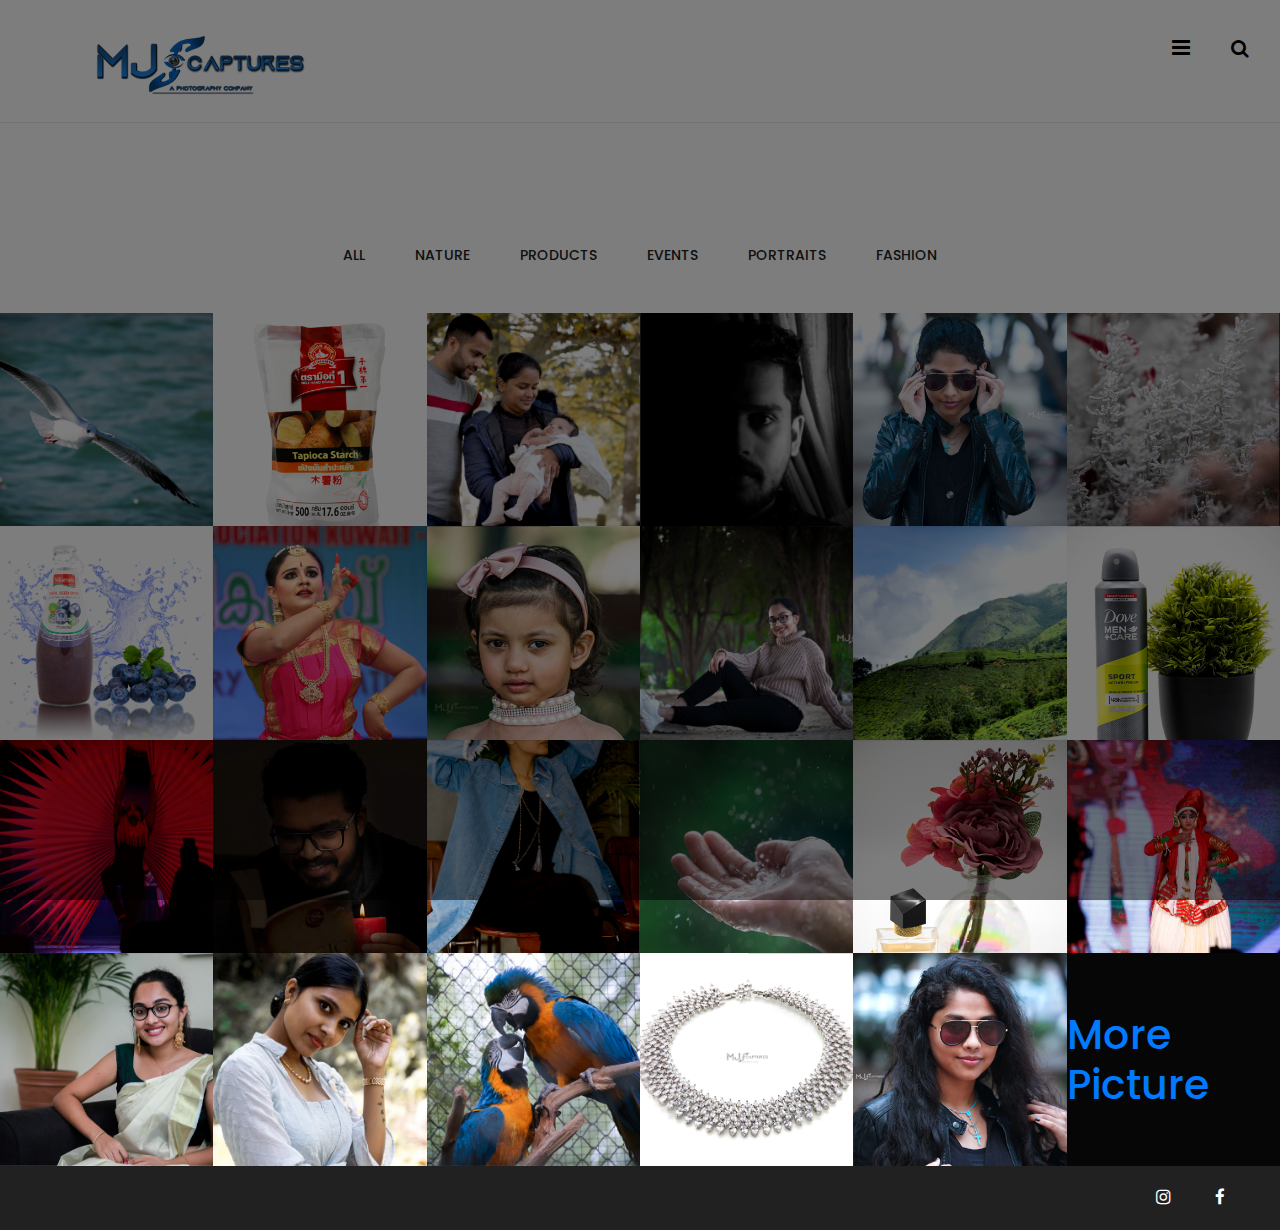
<file: portfolio.html>
<!DOCTYPE html>
<html lang="zxx">
<head>
	<title>Photographer | HTML Template</title>
	<meta charset="UTF-8">
	<meta name="description" content="Photographer html template">
	<meta name="keywords" content="photographer, html">
	<meta name="viewport" content="width=device-width, initial-scale=1.0">
	
	<!-- Favicon -->
	<link href="img/favicon.png" rel="shortcut icon"/>

	<!-- Google font -->
	<link href="https://fonts.googleapis.com/css?family=Poppins:300,300i,400,400i,500,500i,600,600i,700,700i&display=swap" rel="stylesheet">

	<!-- Stylesheets -->
	<link rel="stylesheet" href="css/bootstrap.min.css"/>
	<link rel="stylesheet" href="css/font-awesome.min.css"/>
	<link rel="stylesheet" href="css/magnific-popup.css"/>
	<link rel="stylesheet" href="css/slicknav.min.css"/>
	<link rel="stylesheet" href="css/owl.carousel.min.css"/>

	<!-- Main Stylesheets -->
	<link rel="stylesheet" href="css/style.css"/>



</head>
<body>
	<!-- Page Preloder -->
	<div id="preloder">
		<div class="loader"></div>
	</div>

	<!-- Header section  -->
	<header class="header-section hs-bd">
		<a href="index.html" class="site-logo"><img src="img/logo.png" alt="logo"></a>
		<div class="header-controls">
			<button class="nav-switch-btn"><i class="fa fa-bars"></i></button>
			<button class="search-btn"><i class="fa fa-search"></i></button>
		</div>
		<ul class="main-menu">
			<li><a href="index.html">Home</a></li>
			<li><a href="about.html">About MJ </a></li>
			<li> <a href="portfolio-2.html">Portfolio</a></li>
			<li><a href="contact.html">Contact</a></li>
			<li class="search-mobile">
				<button class="search-btn"><i class="fa fa-search"></i></button>
			</li>
		</ul>
	</header>
	<div class="clearfix"></div>
	<!-- Header section end  -->

	<!-- Portfolio section  -->
	<div class="portfolio-section">
		<ul class="portfolio-filter controls text-center">
			<li class="control" data-filter="all">All</li>
			<li class="control" data-filter=".nature">Nature</li>
			<li class="control" data-filter=".studio">Products</li>
			<li class="control" data-filter=".weddings">Events</li>
			<li class="control" data-filter=".lifestyle">Portraits</li>
			<li class="control" data-filter=".fashion">Fashion</li>
		</ul>                                                           
		<div class="row portfolio-gallery m-0">
			<div class="mix col-xl-2 col-md-3 col-sm-4 col-6 p-0 nature">
				<a href="img/portfolio/1.jpg" class="portfolio-item img-popup set-bg" data-setbg="img/portfolio/1.jpg"></a>
			</div>
			<div class="mix col-xl-2 col-md-3 col-sm-4 col-6 p-0 studio">
				<a href="img/portfolio/2.jpg" class="portfolio-item img-popup set-bg" data-setbg="img/portfolio/2.jpg"></a>
			</div>
			<div class="mix col-xl-2 col-md-3 col-sm-4 col-6 p-0 weddings">
				<a href="img/portfolio/3.jpg" class="portfolio-item img-popup set-bg" data-setbg="img/portfolio/3.jpg"></a>
			</div>
			<div class="mix col-xl-2 col-md-3 col-sm-4 col-6 p-0 lifestyle">
				<a href="img/portfolio/4.jpg" class="portfolio-item img-popup set-bg" data-setbg="img/portfolio/4.jpg"></a>
			</div>
			<div class="mix col-xl-2 col-md-3 col-sm-4 col-6 p-0 fashion">
				<a href="img/portfolio/5.jpg" class="portfolio-item img-popup set-bg" data-setbg="img/portfolio/5.jpg"></a>
			</div>
			<div class="mix col-xl-2 col-md-3 col-sm-4 col-6 p-0 nature">
				<a href="img/portfolio/6.jpg" class="portfolio-item img-popup set-bg" data-setbg="img/portfolio/6.jpg"></a>
			</div>
			<div class="mix col-xl-2 col-md-3 col-sm-4 col-6 p-0 studio">
				<a href="img/portfolio/7.jpg" class="portfolio-item img-popup set-bg" data-setbg="img/portfolio/7.jpg"></a>
			</div>
			<div class="mix col-xl-2 col-md-3 col-sm-4 col-6 p-0 weddings">
				<a href="img/portfolio/8.jpg" class="portfolio-item img-popup set-bg" data-setbg="img/portfolio/8.jpg"></a>
			</div>
			<div class="mix col-xl-2 col-md-3 col-sm-4 col-6 p-0 lifestyle">
				<a href="img/portfolio/9.jpg" class="portfolio-item img-popup set-bg" data-setbg="img/portfolio/9.jpg"></a>
			</div>
			<div class="mix col-xl-2 col-md-3 col-sm-4 col-6 p-0 fashion">
				<a href="img/portfolio/10.jpg" class="portfolio-item img-popup set-bg" data-setbg="img/portfolio/10.jpg"></a>
			</div>
			<div class="mix col-xl-2 col-md-3 col-sm-4 col-6 p-0 nature">
				<a href="img/portfolio/11.jpg" class="portfolio-item img-popup set-bg" data-setbg="img/portfolio/11.jpg"></a>
			</div>
			<div class="mix col-xl-2 col-md-3 col-sm-4 col-6 p-0 studio">
				<a href="img/portfolio/12.jpg" class="portfolio-item img-popup set-bg" data-setbg="img/portfolio/12.jpg"></a>
			</div>
			<div class="mix col-xl-2 col-md-3 col-sm-4 col-6 p-0 weddings">
				<a href="img/portfolio/13.jpg" class="portfolio-item img-popup set-bg" data-setbg="img/portfolio/13.jpg"></a>
			</div>
			<div class="mix col-xl-2 col-md-3 col-sm-4 col-6 p-0 lifestyle">
				<a href="img/portfolio/14.jpg" class="portfolio-item img-popup set-bg" data-setbg="img/portfolio/14.jpg"></a>
			</div>
			<div class="mix col-xl-2 col-md-3 col-sm-4 col-6 p-0 fashion">
				<a href="img/portfolio/15.jpg" class="portfolio-item img-popup set-bg" data-setbg="img/portfolio/15.jpg"></a>
			</div>
			<div class="mix col-xl-2 col-md-3 col-sm-4 col-6 p-0 nature">
				<a href="img/portfolio/16.jpg" class="portfolio-item img-popup set-bg" data-setbg="img/portfolio/16.jpg"></a>
			</div>
			<div class="mix col-xl-2 col-md-3 col-sm-4 col-6 p-0 studio">
				<a href="img/portfolio/17.jpg" class="portfolio-item img-popup set-bg" data-setbg="img/portfolio/17.jpg"></a>
			</div>
			<div class="mix col-xl-2 col-md-3 col-sm-4 col-6 p-0 weddings">
				<a href="img/portfolio/18.jpg" class="portfolio-item img-popup set-bg" data-setbg="img/portfolio/18.jpg"></a>
			</div>
			<div class="mix col-xl-2 col-md-3 col-sm-4 col-6 p-0 lifestyle">
				<a href="img/portfolio/19.jpg" class="portfolio-item img-popup set-bg" data-setbg="img/portfolio/19.jpg"></a>
			</div>
			<div class="mix col-xl-2 col-md-3 col-sm-4 col-6 p-0 fashion">
				<a href="img/portfolio/20.jpg" class="portfolio-item img-popup set-bg" data-setbg="img/portfolio/20.jpg"></a>
			</div>
			<div class="mix col-xl-2 col-md-3 col-sm-4 col-6 p-0 nature">
				<a href="img/portfolio/21.jpg" class="portfolio-item img-popup set-bg" data-setbg="img/portfolio/21.jpg"></a>
			</div>
			<div class="mix col-xl-2 col-md-3 col-sm-4 col-6 p-0 studio">
				<a href="img/portfolio/22.jpg" class="portfolio-item img-popup set-bg" data-setbg="img/portfolio/22.jpg"></a>
			</div>
			<div class="mix col-xl-2 col-md-3 col-sm-4 col-6 p-0 lifestyle">
				<a href="img/portfolio/23.jpg" class="portfolio-item img-popup set-bg" data-setbg="img/portfolio/23.jpg"></a>
			</div>
			<div class="mix col-xl-2 col-md-3 col-sm-4 col-6 p-0">
				<div class="portfolio-item  next-btn">
					<h2><a href="portfolio-2.html">More Picture</a></h2>
				</div>
			</div>
		</div>
	</div>
	<!-- Portfolio section end  -->
	
	<!-- Footer section   -->
	<footer class="footer-section">
		<div class="container-fluid">
			<div class="row">
				<div class="col-md-6 order-1 order-md-2">
					<div class="footer-social-links">
						<a href="https://www.instagram.com/mjcapturesmj" target="_blank"><i class="fa fa-instagram"></i></a>
						<a href="https://www.facebook.com/mjcapturesmj/?ref=pages_you_manage" target="_blank"><i class="fa fa-facebook"></i></a>
					</div>
				</div>
				<div class="col-md-6 order-2 order-md-1">
					
				</div>
			</div>
		</div>
	</footer>
	<!-- Footer section end  -->

	<!-- Search model -->
	<div class="search-model">
		<div class="h-100 d-flex align-items-center justify-content-center">
			<div class="search-close-switch">+</div>
			<form class="search-model-form">
				<input type="text" id="search-input" placeholder="Search here.....">
			</form>
		</div>
	</div>
	<!-- Search model end -->

	<!--====== Javascripts & Jquery ======-->
	<script src="js/jquery-3.2.1.min.js"></script>
	<script src="js/bootstrap.min.js"></script>
	<script src="js/jquery.slicknav.min.js"></script>
	<script src="js/owl.carousel.min.js"></script>
	<script src="js/jquery.magnific-popup.min.js"></script>
	<script src="js/circle-progress.min.js"></script>
	<script src="js/mixitup.min.js"></script>
	<script src="js/instafeed.min.js"></script>
	<script src="js/masonry.pkgd.min.js"></script>
	<script src="js/main.js"></script>

	</body>
</html>
</file>
<file: css/style.css>
/* =================================
------------------------------------
  	Template Name: Photographer
	Description: Photographer HTML Template
	Author: colorlib
	Author URI: https://www.colorlib.com/
	Version: 1.0
	Created: colorlib
 ------------------------------------
 ====================================*/



/*----------------------------------------*/
/* Template default CSS
/*----------------------------------------*/

html,
body {
	height: 100%;
	font-family: "Poppins", sans-serif;
	-webkit-font-smoothing: antialiased;
	font-smoothing: antialiased;
}

h1,
h2,
h3,
h4,
h5,
h6 {
	margin: 0;
	color: #212121;
	font-weight: 500;
}

h1 {
	font-size: 70px;
}

h2 {
	font-size: 36px;
}

h3 {
	font-size: 30px;
}

h4 {
	font-size: 24px;
}

h5 {
	font-size: 18px;
}

h6 {
	font-size: 16px;
}

p {
	font-size: 16px;
	color: #7d7d7d;
	line-height: 1.8;
}

img {
	max-width: 100%;
}

input:focus,
select:focus,
button:focus,
textarea:focus {
	outline: none;
}

a:hover,
a:focus {
	text-decoration: none;
	outline: none;
}

ul,
ol {
	padding: 0;
	margin: 0;
}

/*---------------------
  Helper CSS
-----------------------*/

.section-title {
	text-align: center;
}

.section-title h2 {
	font-size: 36px;
}

.set-bg {
	background-repeat: no-repeat;
	background-size: cover;
	background-position: top center;
}

.spad {
	padding-top: 105px;
	padding-bottom: 105px;
}

.text-white h1,
.text-white h2,
.text-white h3,
.text-white h4,
.text-white h5,
.text-white h6,
.text-white p,
.text-white span,
.text-white li,
.text-white a {
	color: #fff;
}

/*---------------------
  Commom elements
-----------------------*/

.elements-section {
	padding-top: 120px;
}

.element {
	margin-bottom: 100px;
}

.element:last-child {
	margin-bottom: 0;
}

.el-title {
	margin-bottom: 62px;
}

/* buttons */

.site-btn {
	display: inline-block;
	border: none;
	font-size: 14px;
	font-weight: 500;
	min-width: 218px;
	padding: 24px 47px;
	border-radius: 0;
	text-transform: uppercase;
	color: #fff;
	line-height: 1.2;
	cursor: pointer;
	text-align: center;
	background: #212121;
}

.site-btn:hover {
	color: #fff;
}

.site-btn.sb-line {
	color: #212121;
	background: transparent;
	padding: 22px 47px;
	border: 2px solid #212121;
}

.site-btn.sb-light-bg {
	background: #f3f3f3;
}

/* Preloder */

#preloder {
	position: fixed;
	width: 100%;
	height: 100%;
	top: 0;
	left: 0;
	z-index: 999999;
	background: #000;
}

.loader {
	width: 40px;
	height: 40px;
	position: absolute;
	top: 50%;
	left: 50%;
	margin-top: -13px;
	margin-left: -13px;
	border-radius: 60px;
	animation: loader 0.8s linear infinite;
	-webkit-animation: loader 0.8s linear infinite;
}

@keyframes loader {
	0% {
		-webkit-transform: rotate(0deg);
		transform: rotate(0deg);
		border: 4px solid #f44336;
		border-left-color: transparent;
	}
	50% {
		-webkit-transform: rotate(180deg);
		transform: rotate(180deg);
		border: 4px solid #673ab7;
		border-left-color: transparent;
	}
	100% {
		-webkit-transform: rotate(360deg);
		transform: rotate(360deg);
		border: 4px solid #f44336;
		border-left-color: transparent;
	}
}

@-webkit-keyframes loader {
	0% {
		-webkit-transform: rotate(0deg);
		border: 4px solid #f44336;
		border-left-color: transparent;
	}
	50% {
		-webkit-transform: rotate(180deg);
		border: 4px solid #673ab7;
		border-left-color: transparent;
	}
	100% {
		-webkit-transform: rotate(360deg);
		border: 4px solid #f44336;
		border-left-color: transparent;
	}
}

/* Accordion */

.accordion-area .panel {
	margin-bottom: 18px;
}

.accordion-area .panel-header {
	display: block;
	font-weight: 500;
	position: relative;
	border: 2px solid #212121;
	-webkit-transition: all 0.4s ease-out 0s;
	transition: all 0.4s ease-out 0s;
}

.accordion-area .panel-header.active .panel-link {
	color: #fff;
	background-color: #323232;
}

.accordion-area .panel-header.active .panel-link.collapsed {
	color: #323232;
	background-color: transparent;
}

.accordion-area .panel-link:after {
	content: "+";
	position: absolute;
	font-size: 18px;
	font-weight: 500;
	right: 25px;
	top: 50%;
	color: #000;
	line-height: 16px;
	margin-top: -8px;
	margin-left: -4px;
}

.accordion-area .panel-header.active .panel-link:after {
	content: "-";
	margin-top: -10px;
	color: #fff;
}

.accordion-area .panel-header.active .panel-link.collapsed:after {
	content: "+";
	color: #323232;
}

.accordion-area .panel-link {
	text-align: left;
	background-color: transparent;
	border: none;
	position: relative;
	width: 100%;
	padding: 23px 40px;
	padding-left: 30px;
	font-size: 14px;
	text-transform: uppercase;
	color: #212121;
	font-weight: 500;
	line-height: 1.3;
	cursor: pointer;
}

.accordion-area .panel-body p {
	margin-bottom: 0;
	padding-top: 20px;
}

.accordion-area .panel-body {
	padding: 0 5px;
}

/* Tab */

.tab-element .nav-tabs {
	border-bottom: none;
	margin-bottom: 25px;
}

.tab-element .nav-item {
	margin-right: 10px;
	margin-bottom: 10px;
}

.tab-element .nav-tabs .nav-link {
	border: 2px solid #212121;
	text-align: left;
	background-color: transparent;
	border-radius: 0;
	position: relative;
	width: 100%;
	padding: 23px 38px;
	font-size: 14px;
	text-transform: uppercase;
	color: #323232;
	font-weight: 500;
	line-height: 1.3;
	cursor: pointer;
}

.tab-element .nav-tabs .nav-item:last-child {
	margin-right: 0;
}

.tab-element .nav-tabs .nav-link.active {
	background: #212121;
	color: #fff;
}

.tab-element .tab-pane p {
	margin-bottom: 0;
	line-height: 1.9;
}

/* Circle progress */

.circle-progress {
	text-align: center;
	display: block;
	position: relative;
	margin-bottom: 30px;
}

.circle-progress canvas {
	-webkit-transform: rotate(90deg);
	transform: rotate(90deg);
}

.circle-progress .progress-info {
	position: absolute;
	width: 100%;
	top: 50%;
	margin-top: -30px;
}

.circle-progress .progress-info h2 {
	font-size: 36px;
	font-weight: 400;
}

.circle-progress .progress-info p {
	margin-bottom: 0;
	line-height: normal;
}

/* milestones */

.milestone {
	margin-bottom: 30px;
}

.milestone h2 {
	font-size: 60px;
	font-weight: 400;
	line-height: 1;
}

.milestone p {
	margin-bottom: 0;
}

.search-model {
	display: none;
	position: fixed;
	width: 100%;
	height: 100%;
	left: 0;
	top: 0;
	background: #000;
	z-index: 99999;
}

.search-model-form {
	padding: 0 15px;
}

.search-model-form input {
	width: 500px;
	font-size: 40px;
	border: none;
	border-bottom: 2px solid #333;
	background: none;
	color: #999;
}

.search-close-switch {
	position: absolute;
	width: 50px;
	height: 50px;
	background: #333;
	color: #fff;
	text-align: center;
	border-radius: 50%;
	padding-top: 6px;
	font-size: 26px;
	top: 30px;
	cursor: pointer;
	-webkit-transform: rotate(45deg);
	transform: rotate(45deg);
	font-weight: 300;
}

/* Image Popup */

.img-popup-warp .mfp-content,
.img-popup-warp.mfp-ready.mfp-removing .mfp-content {
	opacity: 0;
	-webkit-transform: scale(0.8);
	transform: scale(0.8);
	-webkit-transition: all 0.4s;
	transition: all 0.4s;
}

.img-popup-warp.mfp-ready .mfp-content {
	opacity: 1;
	-webkit-transform: scale(1);
	transform: scale(1);
}

/*------------------
  Header section
---------------------*/

.header-section {
	padding-top: 15px;
	padding-bottom: 27px;
	position: relative;
	z-index: 99;
}

.header-section.hs-bd {
	clear: both;
	border-bottom: 1px solid #e8e8e8;
}

.site-logo {
	display: inline-block;
	padding-top: 18px;
	padding-left: 80px;
}

.header-controls {
	float: right;
	padding: 16px 25px 0 50px;
}

.header-controls button {
	background: transparent;
	border: none;
	font-size: 19px;
}

.header-controls button.nav-switch-btn {
	font-size: 21px;
	margin-right: 25px;
}

.slicknav_menu {
	display: none;
}

.main-menu {
	list-style: none;
	float: right;
	display: none;
}

.main-menu li {
	display: inline-block;
	position: relative;
}

.main-menu li.search-mobile {
	display: none;
}

.main-menu li a {
	display: block;
	font-size: 13px;
	color: #121212;
	font-weight: 600;
	text-transform: uppercase;
	padding: 25px 0;
	margin-right: 45px;
}

.main-menu li .sub-menu {
	position: absolute;
	top: 100%;
	left: 0;
	width: 220px;
	background: #fff;
	visibility: hidden;
	opacity: 0;
	margin-top: 50px;
	padding: 10px 0 5px;
	-webkit-box-shadow: 0 15px 50px 1px rgba(0, 0, 0, 0.13);
	box-shadow: 0 15px 50px 1px rgba(0, 0, 0, 0.13);
	-webkit-transition: all 0.4s;
	transition: all 0.4s;
}

.main-menu li .sub-menu li {
	display: block;
}

.main-menu li .sub-menu li a {
	padding: 10px 15px;
	text-transform: none;
}

.main-menu li:hover .sub-menu {
	visibility: visible;
	opacity: 1;
	margin-top: 0;
}

.search-mobile button {
	background: transparent;
	border: none;
	color: #fff;
	padding: 15px;
}

/*------------------
  Hero section
---------------------*/

.hero-section {
	clear: both;
	position: relative;
}

.hero-item {
	height: 278px;
	position: relative;
}

.hero-item:hover .hero-link {
	opacity: 1;
}

.hero-item:hover .hero-link h2 {
	top: 0;
}

.hero-link {
	position: absolute;
	width: 100%;
	height: 100%;
	top: 0;
	left: 0;
	background: #060606;
	display: -webkit-box;
	display: -ms-flexbox;
	display: flex;
	-webkit-box-align: center;
	-ms-flex-align: center;
	align-items: center;
	-webkit-box-pack: center;
	-ms-flex-pack: center;
	justify-content: center;
	padding: 0 30px;
	overflow: hidden;
	opacity: 0;
	-webkit-transition: all 0.3s;
	transition: all 0.3s;
}

.hero-link h2 {
	color: #fff;
	line-height: 1.5;
	position: relative;
	top: 50px;
	-webkit-transition: all 0.5s;
	transition: all 0.5s;
}

.hero-social-links {
	position: absolute;
	width: 110px;
	bottom: 0;
	right: 0;
	z-index: 9;
	background: #fff;
	text-align: center;
	padding: 40px 0;
}

.hero-social-links a {
	display: block;
	padding: 16px 0;
	font-size: 16px;
	color: #121212;
}

/* ----------------
  Intro section
---------------------*/

.intro-section {
	padding: 120px 15px 90px;
}

.intro-warp {
	max-width: 1780px;
	width: 100%;
	margin: 0 auto;
}

.intro-text h2 {
	font-size: 48px;
	margin-bottom: 25px;
}

.intro-text p {
	margin-bottom: 45px;
}

.sp-link {
	display: inline-block;
	font-weight: 500;
	font-size: 16px;
	color: #212121;
	border-bottom: 3px solid #212121;
	padding-right: 15px;
}

.sp-link:hover {
	color: #212121;
}

.skill-warp {
	padding-left: 83px;
	padding-top: 80px;
}

.single-progress-item {
	margin-bottom: 30px;
	position: relative;
}

.single-progress-item:last-child {
	margin-bottom: 0;
}

.single-progress-item p {
	padding-top: 28px;
}

.progress-bar-style {
	display: block;
	height: 6px;
	position: relative;
	width: 100%;
}

.progress-bar-style .bar-inner {
	position: absolute;
	height: 100%;
	left: 0;
	top: 0;
	background: #212121;
}

.progress-bar-style .bar-inner span {
	position: absolute;
	width: 54px;
	height: 40px;
	right: 0;
	top: 22px;
	padding-top: 8px;
	color: #fff;
	font-weight: 400;
	text-align: center;
	background: #212121;
}

/*------------------
  Footer section
---------------------*/

.footer-section {
	background: #212121;
	padding: 19px 40px;
}

.copyright {
	color: #fff;
	font-size: 11px;
	font-weight: 500;
	padding: 4px 0;
}

.footer-social-links {
	text-align: right;
}

.footer-social-links a {
	display: inline-block;
	color: #fff;
	font-size: 17px;
	margin-left: 40px;
}

/*------------------
====================
  Other Page
====================
--------------------*/

/*------------------
  About page
---------------------*/

.about-bg {
	height: 100%;
}

.about-text {
	padding: 100px 57px;
}

.about-text h2 {
	font-size: 48px;
	margin-bottom: 30px;
}

.about-text h4 {
	margin-bottom: 20px;
}

.about-text p {
	margin-bottom: 45px;
}

.about-text .site-btn {
	margin-top: 20px;
}

.skill-section {
	padding-top: 60px;
	padding-bottom: 35px;
}

.services-section {
	padding: 117px 0;
}

.services-section .site-btn {
	min-width: 244px;
}

.services-section .services-item {
	padding-right: 20px;
	max-width: 440px;
}

.services-item {
	margin: 0 auto 70px;
}

.services-item img {
	margin-bottom: 30px;
}

.services-item h4 {
	margin-bottom: 20px;
}

.services-item p {
	margin-bottom: 0;
}

.instagram-section {
	border-top: 1px solid #e8e8e8;
	padding-top: 25px;
}

.instagram-section h6 {
	font-size: 14px;
	padding-left: 80px;
	padding-bottom: 25px;
}

/* ----------------
  Portfolio page 1
---------------------*/

.portfolio-section {
	padding-top: 120px;
}

.portfolio-filter {
	list-style: none;
	margin-bottom: 46px;
	padding: 0 15px;
}

.portfolio-filter li {
	display: inline-block;
	font-size: 14px;
	color: #212121;
	font-weight: 500;
	margin-right: 46px;
	text-transform: uppercase;
	cursor: pointer;
}

.portfolio-filter li:last-child {
	margin-right: 0;
}

.portfolio-item {
	min-height: 100%;
	display: block;
}

.portfolio-item.next-btn {
	background: #060606;
	display: -webkit-box;
	display: -ms-flexbox;
	display: flex;
	-webkit-box-pack: center;
	-ms-flex-pack: center;
	justify-content: center;
	-webkit-box-align: center;
	-ms-flex-align: center;
	align-items: center;
	cursor: pointer;
}

.portfolio-item.next-btn h2 {
	color: #fff;
	font-size: 41px;
}

/* ----------------
  Portfolio page 2
---------------------*/

.portfolio-2-section {
	padding-top: 120px;
	padding-bottom: 100px;
}

.portfolio-2-section .site-btn {
	margin-top: 80px;
}

.pf-2 {
	padding-left: 83px;
}

.portfolio-warp {
	padding: 0 19px;
}

.portfolio-box {
	margin-bottom: 35px;
	padding: 0 64px;
}

.portfolio-box h6 {
	padding-top: 30px;
}

.portfolio-box p {
	margin-bottom: 0;
}

/* ----------------
  Portfolio page 3
---------------------*/

.portfolio-3-section {
	padding-top: 120px;
	padding-bottom: 100px;
	overflow: hidden;
}

.portfolio-grid {
	max-width: 1756px;
	margin: 0 auto;
}

.portfolio-grid:after {
	content: "";
	display: block;
	clear: both;
}

.grid-sizer,
.grid-item {
	width: 25%;
}

.grid-item {
	float: left;
}

.grid-width-1 {
	width: 50%;
}

.grid-width-2 {
	width: 75%;
}

.grid-portfolio {
	padding: 0 15px;
	margin-bottom: 35px;
}

.grid-portfolio img {
	min-width: 100%;
}

.grid-portfolio h6 {
	padding-top: 30px;
}

.grid-portfolio p {
	margin-bottom: 0;
}

.load-more-warp {
	max-width: 1756px;
	padding-top: 70px;
	margin: 0 auto;
}

/* ----------------
  Blog section
---------------------*/

.blog-section {
	padding: 120px 0;
}

.blog-warp {
	max-width: 1386px;
	margin: 0 auto;
	padding-left: 15px;
	padding-right: 15px;
}

.blog-post {
	text-align: center;
	padding: 0 20px;
	margin-bottom: 120px;
}

.blog-post img {
	padding: 0 15px;
	margin-bottom: 50px;
}

.blog-post .blog-date {
	display: inline-block;
	font-size: 12px;
	line-height: 1.1;
	color: #fff;
	padding: 9px 17px;
	margin-bottom: 20px;
	background: #212121;
}

.blog-post h3 {
	margin-bottom: 10px;
}

.blog-post .blog-cata {
	margin-bottom: 30px;
}

.blog-post .blog-cata span {
	display: inline-block;
	font-size: 14px;
	color: #bcbcbc;
	font-weight: 500;
	padding-right: 13px;
	margin-right: 11px;
	position: relative;
}

.blog-post .blog-cata span:after {
	position: absolute;
	content: "|";
	right: 0;
	top: 0;
	font-size: 14px;
	color: #bcbcbc;
	font-weight: 500;
	margin-bottom: 10px;
}

.blog-post .blog-cata span:last-child {
	margin-right: 0;
	padding-right: 0;
}

.blog-post .blog-cata span:last-child:after {
	display: none;
}

.blog-post p {
	margin-bottom: 35px;
	padding: 0 11px;
}

.site-pagination {
	text-align: center;
}

.site-pagination a {
	display: inline-block;
	height: 42px;
	font-size: 14px;
	font-weight: 500;
	color: #888888;
	padding: 11px 5px;
}

.site-pagination a.current {
	color: #fff;
	background: #212121;
	padding: 11px 13px;
}

/* ----------------
  Contact page
---------------------*/

.map {
	height: 663px;
	position: relative;
}

.map iframe {
	position: absolute;
	width: 100%;
	height: 100%;
}

.contact-section {
	padding: 120px 0;
}

.contact-text h3 {
	margin-bottom: 30px;
}

.contact-text p {
	margin-bottom: 45px;
}

.contact-text ul {
	list-style: none;
}

.contact-text ul li {
	font-size: 14px;
	font-weight: 500;
	color: #212121;
	line-height: 1.9;
}

.contact-form {
	padding-top: 20px;
}

.contact-form input,
.contact-form textarea {
	width: 100%;
	font-size: 14px;
	font-weight: 500;
	color: #7d7d7d;
	border: none;
	border-bottom: 1px solid #b2b2b2;
	padding-bottom: 14px;
	margin-bottom: 20px;
	background: transparent;
}

.contact-form textarea {
	height: 165px;
	min-height: 165px;
	margin-bottom: 38px;
}

.text-msg::-webkit-input-placeholder {
	padding-top: 130px;
}

.text-msg::-moz-input-placeholder {
	padding-top: 130px;
}

.text-msg:-moz-input-placeholder {
	padding-top: 130px;
}

.text-msg:-ms-input-placeholder {
	padding-top: 130px;
}

/* ----------------
  Responsive
---------------------*/

@media (min-width: 1200px) {
	.container {
		max-width: 1176px;
	}
}

@media (max-width: 1270px) {
	.site-logo {
		padding-left: 30px;
	}
}

/* Medium screen : 992px. */

@media only screen and (min-width: 992px) and (max-width: 1199px) {
	.site-logo {
		padding-left: 15px;
	}
	.main-menu li a {
		margin-right: 15px;
	}
	.header-controls {
		padding: 16px 15px 0 20px;
	}
	.skill-warp {
		padding-left: 40px;
	}
	.portfolio-box {
		padding: 0 15px;
	}
	.pf-2 {
		padding-left: 35px;
	}
	.blog-post {
		padding: 0;
	}
	.blog-post img {
		padding: 0;
	}
}

/* Tablet :768px. */

@media only screen and (min-width: 768px) and (max-width: 991px) {
	.header-section {
		text-align: center;
		padding-bottom: 0;
	}
	.site-logo {
		padding-left: 15px;
	}
	.main-menu {
		float: none;
	}
	.main-menu li a {
		padding-top: 5px;
	}
	.main-menu li:last-child a {
		margin-right: 0;
	}
	.main-menu li .sub-menu {
		text-align: left;
	}
	.header-controls {
		float: none;
		padding: 20px 15px;
	}
	.skill-warp {
		padding-left: 0px;
	}
	.about-bg {
		height: 800px;
	}
	.portfolio-box {
		padding: 0 15px;
	}
	.pf-2 {
		padding-left: 35px;
	}
	.blog-post {
		padding: 0;
	}
	.blog-post img,
	.blog-post p {
		padding: 0;
	}
	.contact-text {
		margin-bottom: 50px;
	}
}

/* Large Mobile :480px. */

@media only screen and (max-width: 767px) {
	.header-section {
		text-align: center;
		padding-bottom: 0;
	}
	.site-logo {
		padding-left: 15px;
		margin-bottom: 20px;
	}
	.header-controls {
		display: none;
	}
	.main-menu {
		display: none !important;
	}
	.slicknav_menu {
		display: block;
		background: transparent;
	}
	.slicknav_btn {
		margin: 0 auto 20px;
		background: #081624;
		float: none;
		display: inline-block;
	}
	.slicknav_nav {
		background: #081624;
		text-align: left;
		padding: 8px 5px;
		margin-bottom: 15px;
	}
	.slicknav_nav a:hover,
	.slicknav_nav .slicknav_row:hover {
		background: #25394c;
		color: #fff;
	}
	.skill-warp {
		padding-left: 0px;
	}
	.about-bg {
		height: 600px;
	}
	.about-text {
		padding: 100px 20px;
	}
	.portfolio-box {
		padding: 0 15px;
	}
	.pf-2 {
		padding-left: 35px;
	}
	.grid-sizer,
	.grid-item {
		width: 50%;
	}
	.grid-width-1 {
		width: 50%;
	}
	.grid-width-2 {
		width: 100%;
	}
	.blog-post {
		padding: 0;
	}
	.blog-post img,
	.blog-post p {
		padding: 0;
	}
	.contact-text {
		margin-bottom: 50px;
	}
	.footer-social-links {
		text-align: center;
		padding-top: 20px;
	}
	.footer-social-links a:first-child {
		margin-left: 0;
	}
	.copyright {
		padding-top: 15px;
		text-align: center;
	}
	.search-model-form input {
		width: 100%;
	}
}

/* Small Mobile :320px. */

@media only screen and (max-width: 479px) {
	.about-bg {
		height: 400px;
	}
	.services-section .services-item {
		padding-right: 0px;
	}
	.portfolio-box {
		padding: 0;
	}
	.pf-2 {
		padding-left: 15px;
	}
	.portfolio-item.next-btn h2 {
		font-size: 24px;
	}
	.grid-sizer,
	.grid-item,
	.grid-width-2 {
		width: 100%;
	}
	.hero-social-links {
		position: relative;
		width: 100%;
		bottom: 0;
		right: 0;
		z-index: 9;
		background: #fff;
		text-align: center;
		padding: 30px 0;
		border-bottom: 1px solid #e8e8e8;
	}
	.hero-social-links a {
		display: inline-block;
		padding: 5px 10px;
	}
	.map {
		height: 400px;
	}
}
</file>
